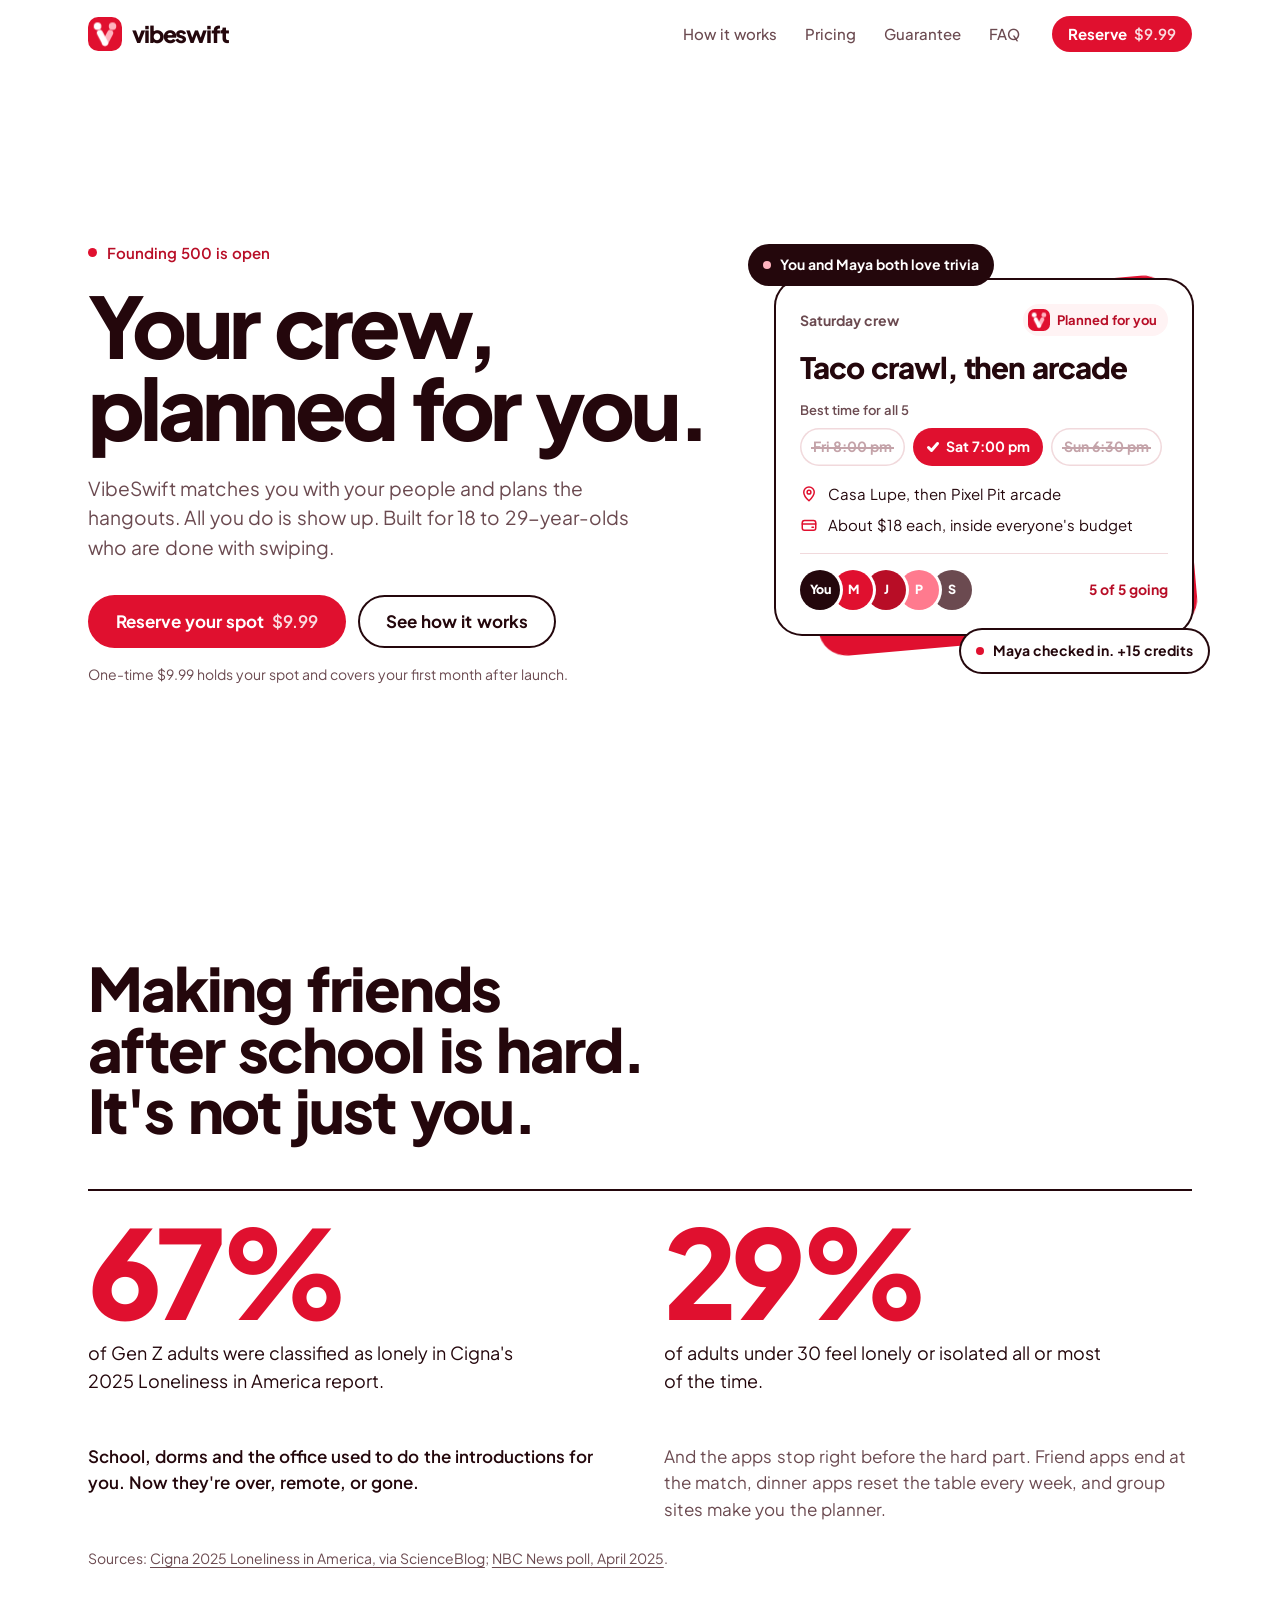
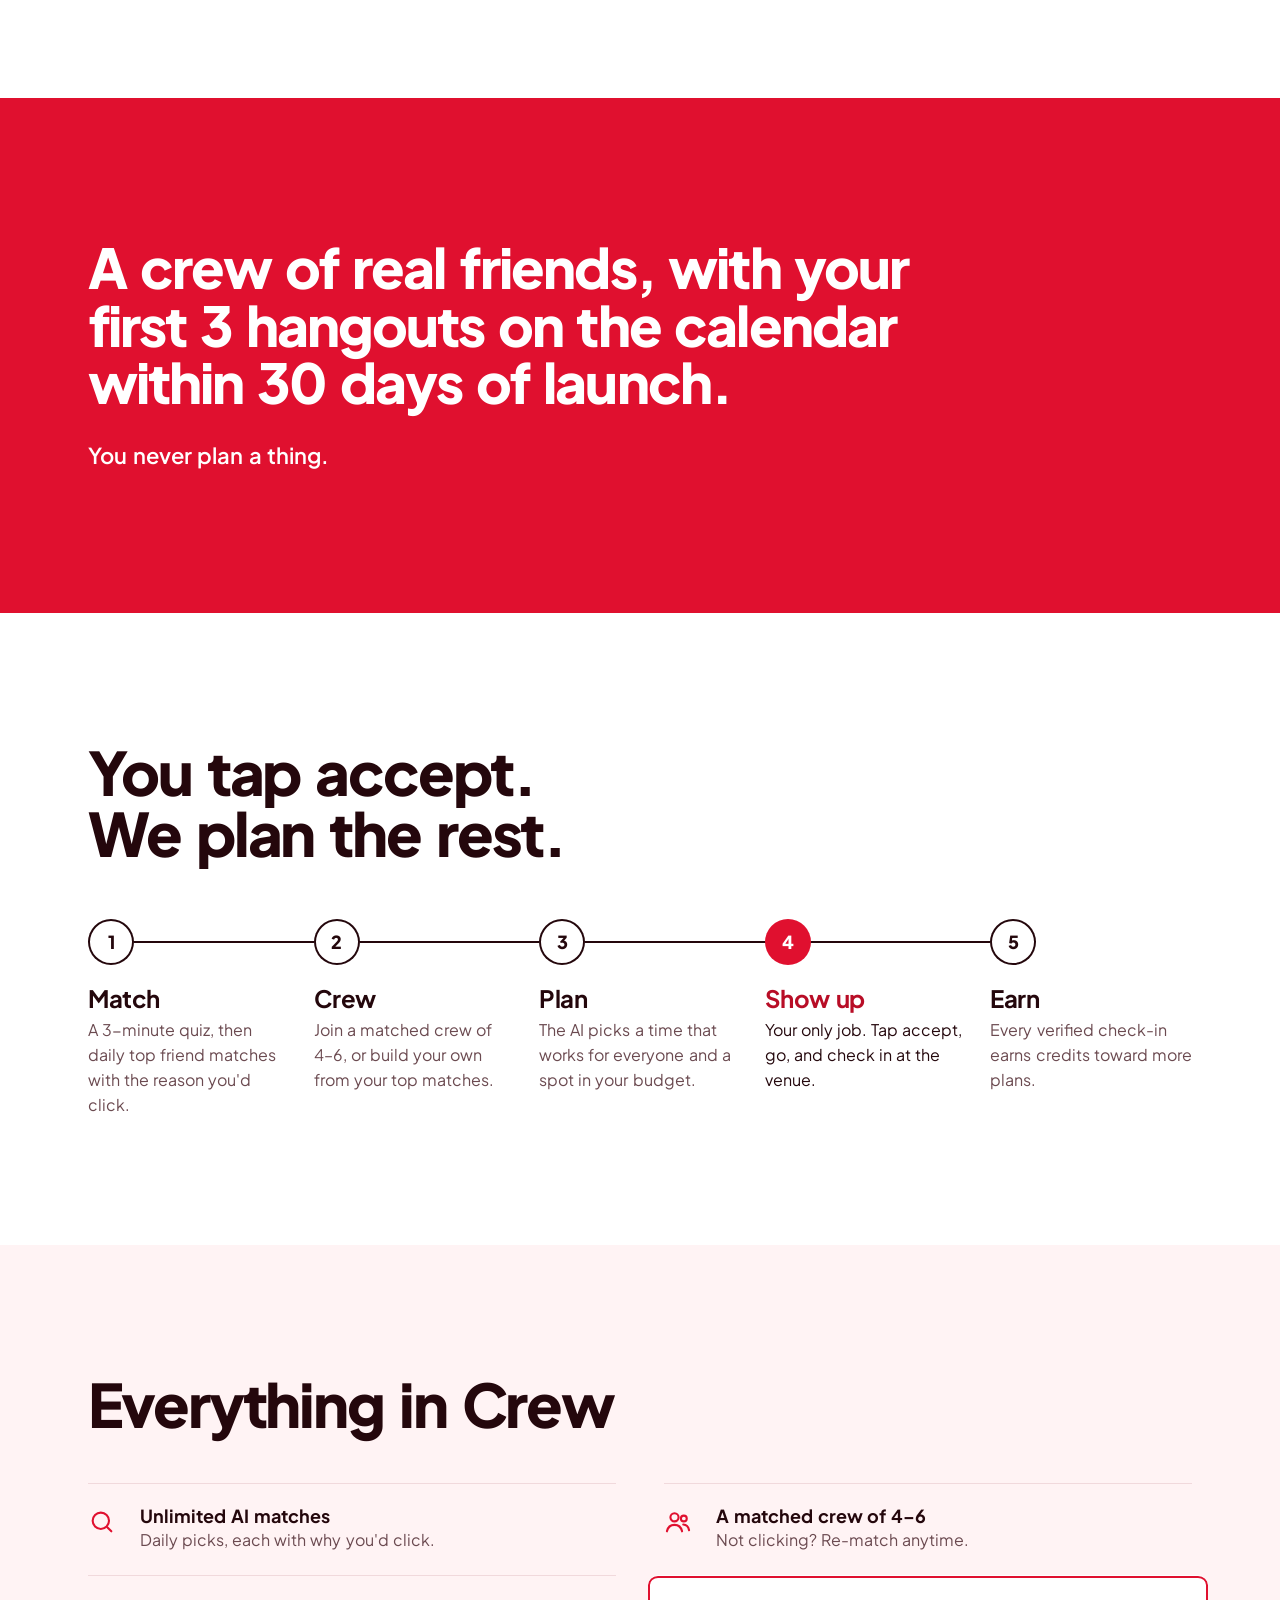
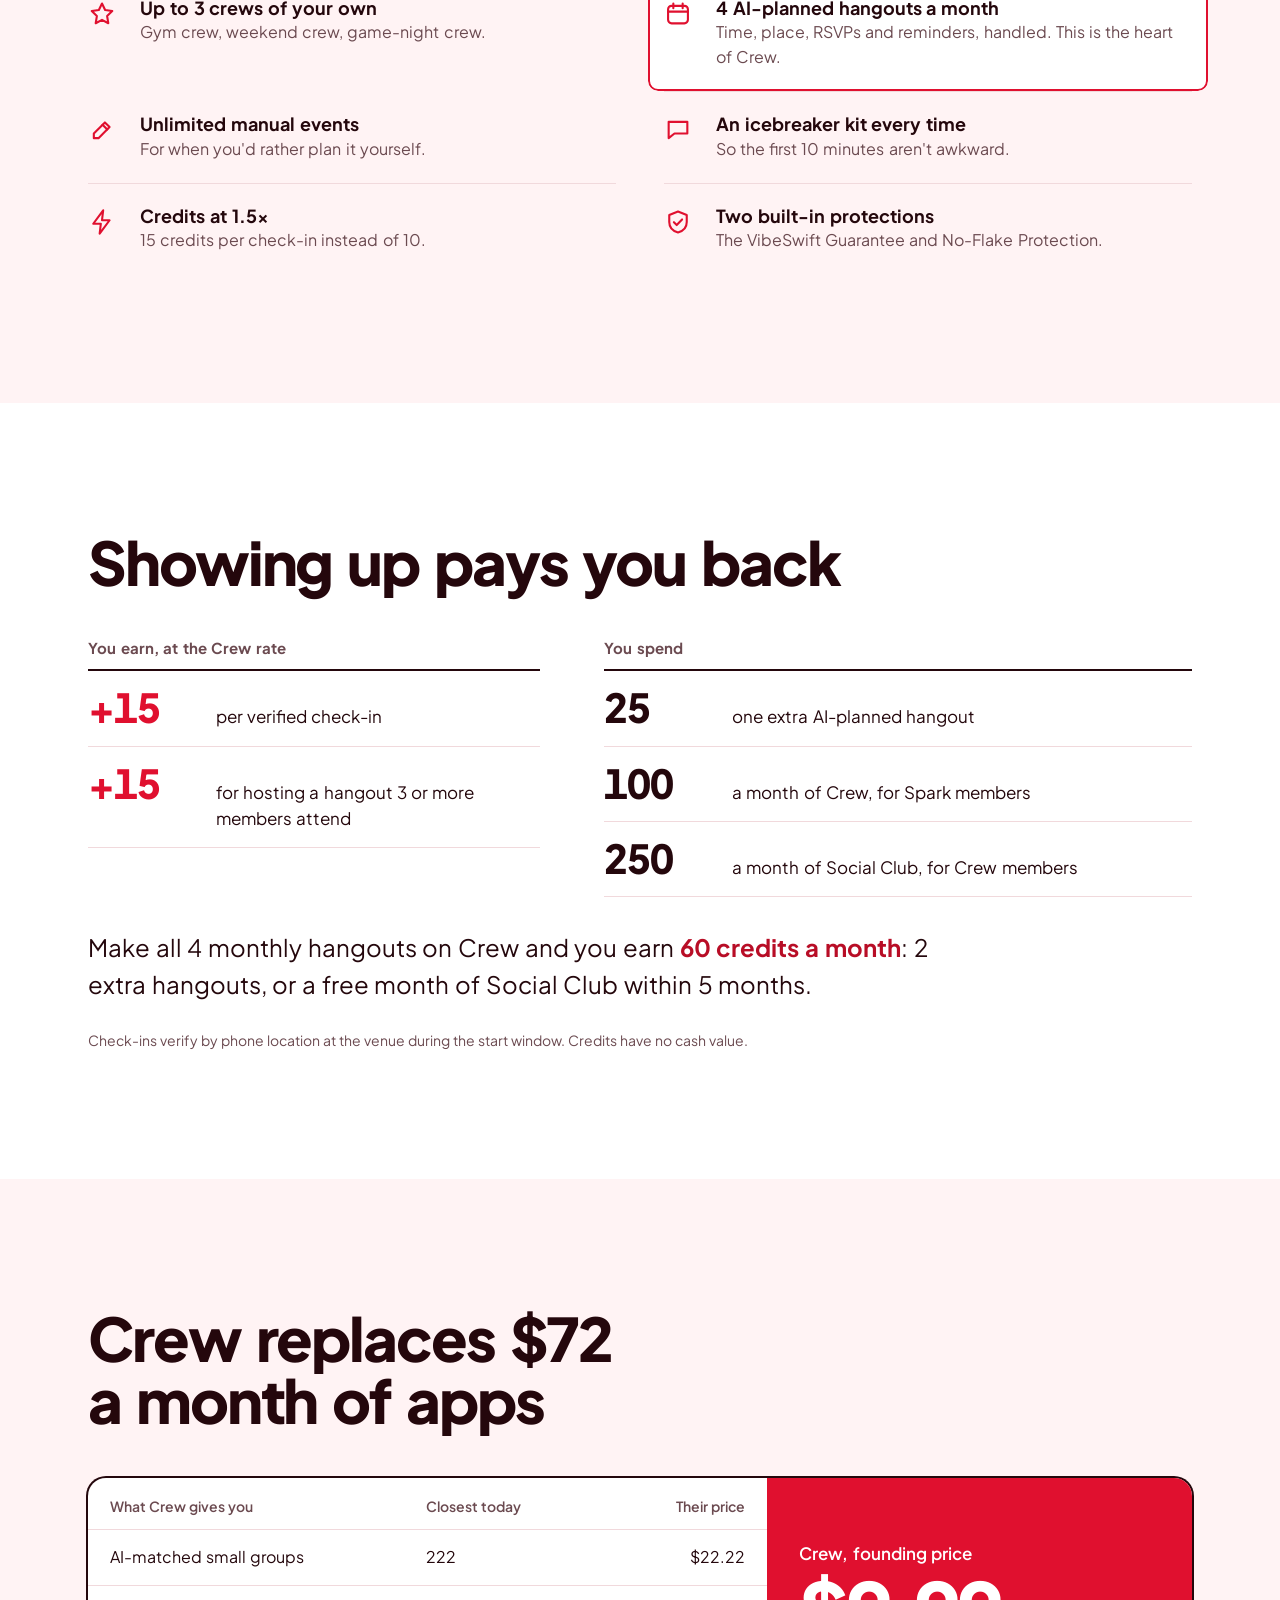
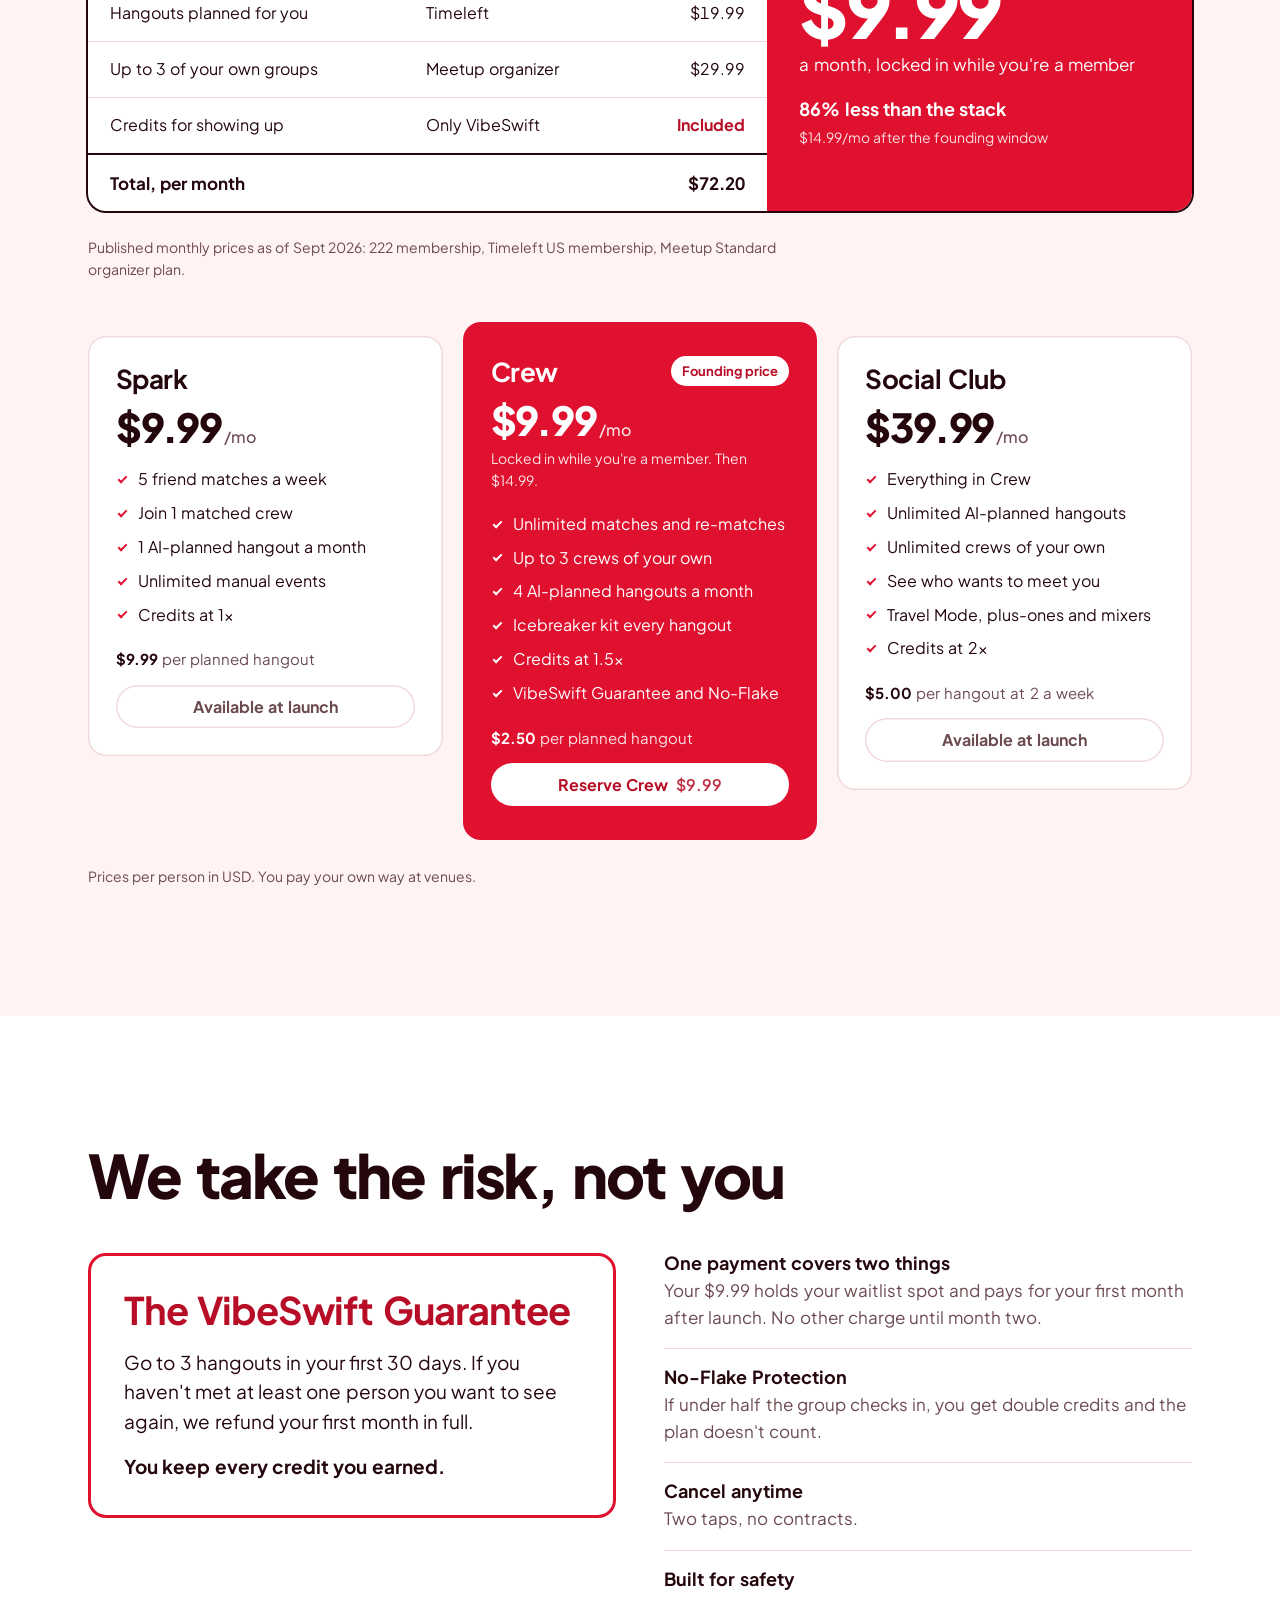
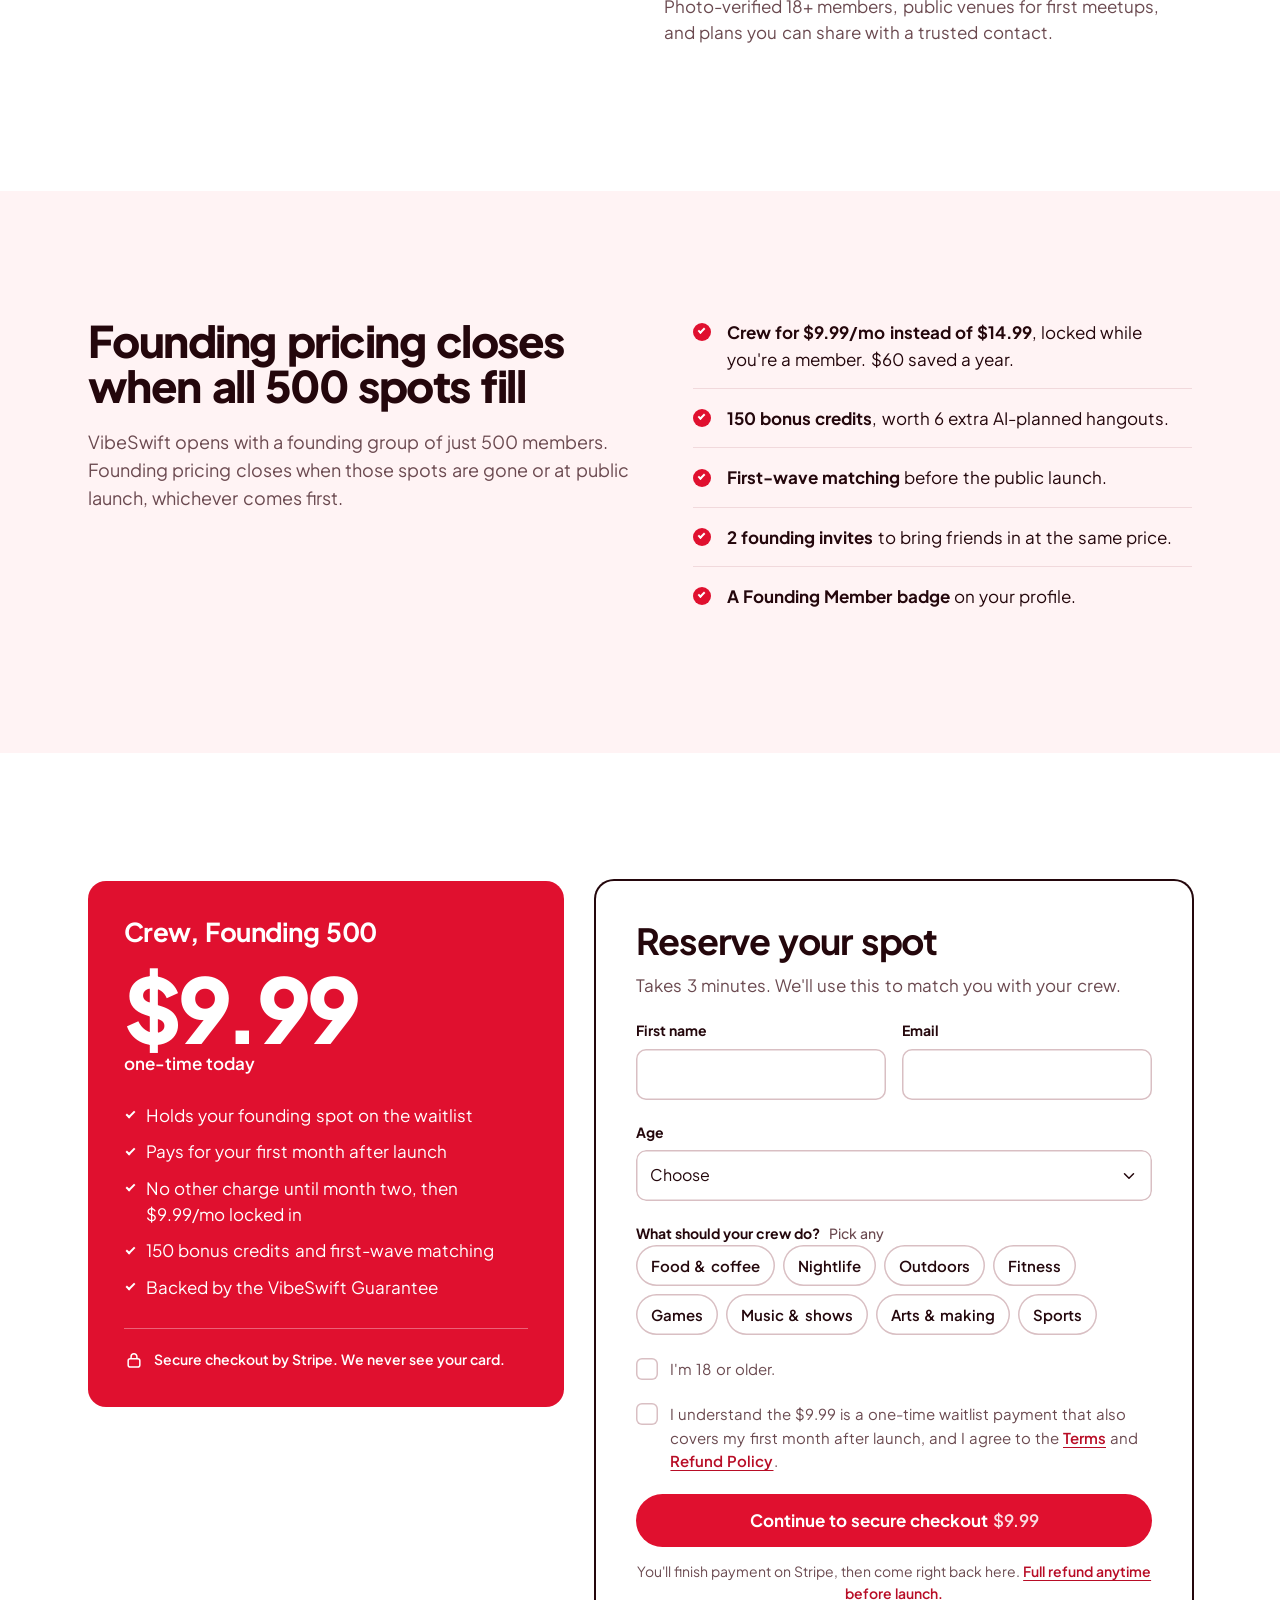
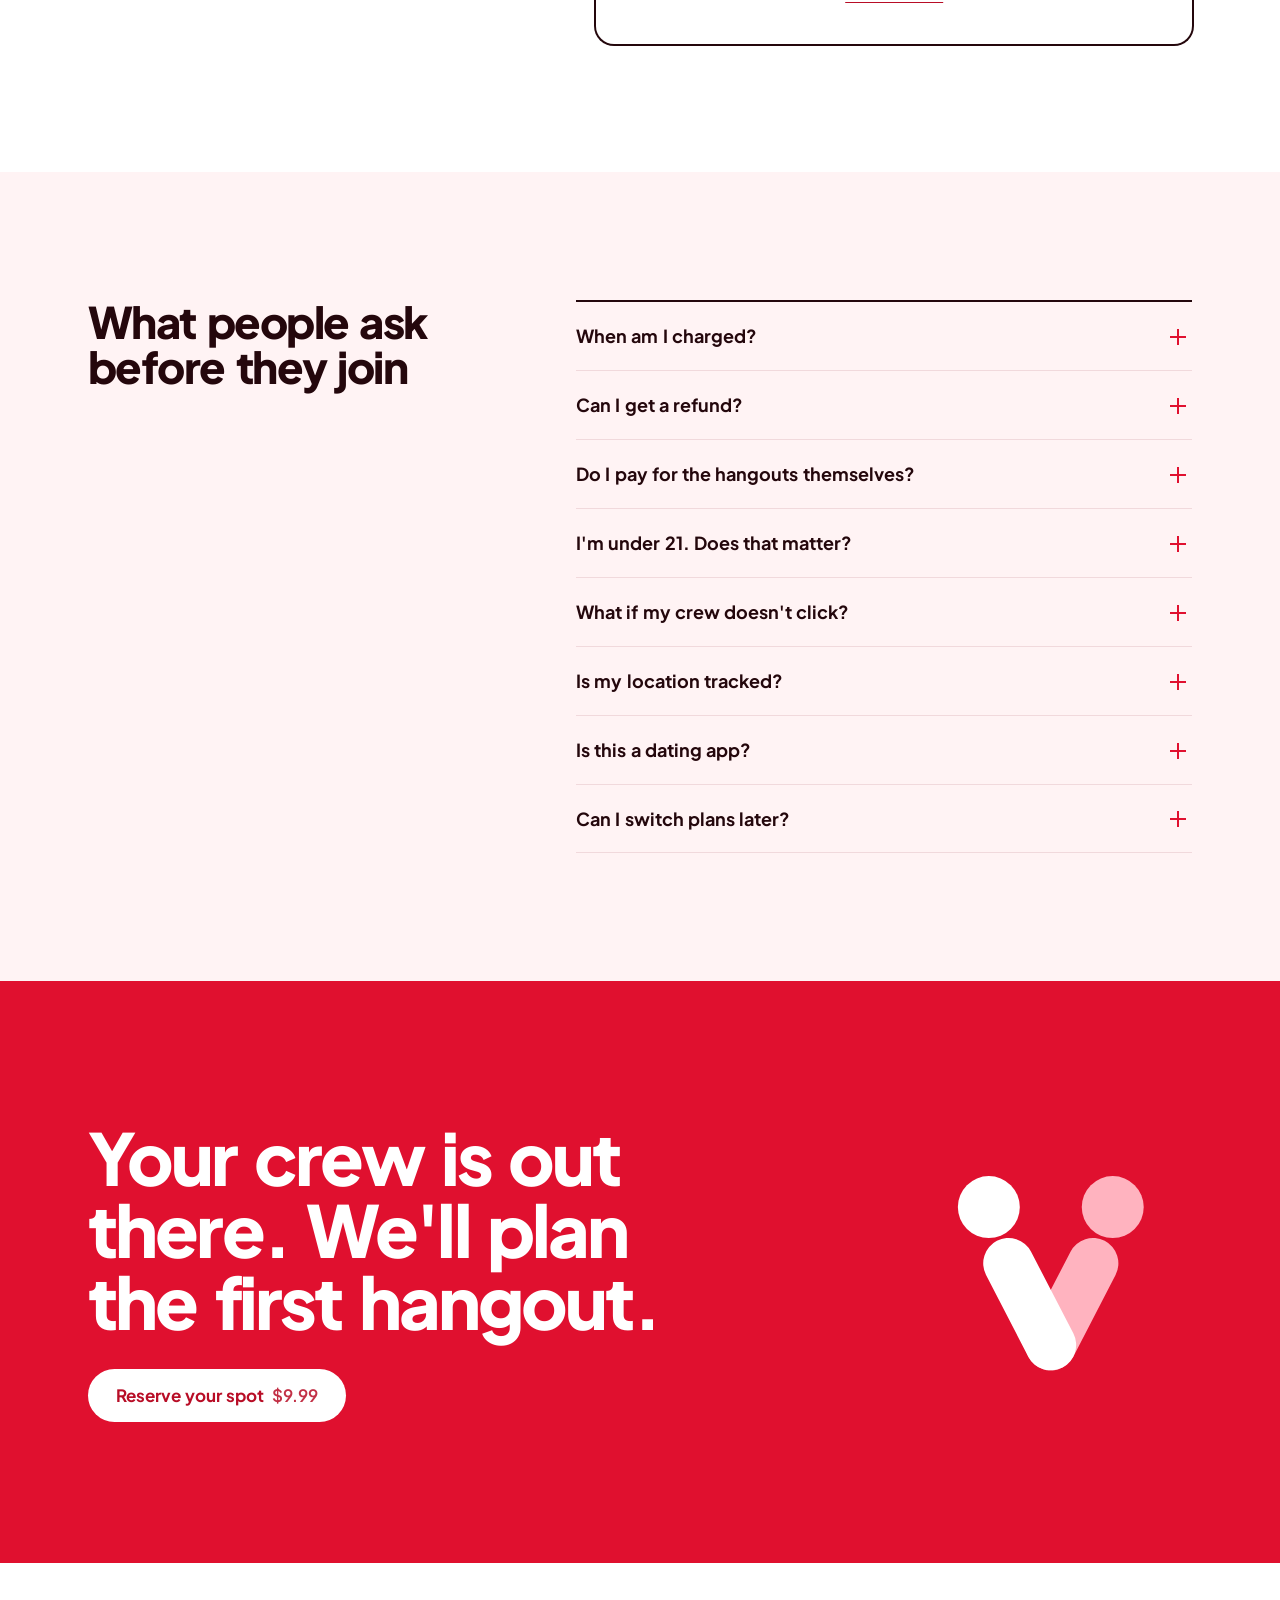
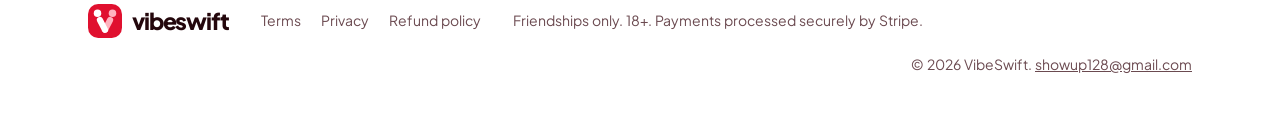
<file: index.html>
<!doctype html>
<html lang="en" class="no-js">
<head>
  <meta charset="utf-8">
  <meta name="viewport" content="width=device-width, initial-scale=1">
  <title>VibeSwift · Your crew, planned for you</title>
  <meta name="description" content="VibeSwift matches you with your people and plans the hangouts, so all you do is show up. Reserve a Founding 500 spot for $9.99.">
  <meta name="theme-color" content="#FFFFFF">
  <meta property="og:type" content="website">
  <meta property="og:title" content="VibeSwift · Your crew, planned for you">
  <meta property="og:description" content="AI-matched friends and hangouts planned end to end. Reserve a Founding 500 spot for $9.99.">
  <meta property="og:image" content="https://ethankolakaluri.github.io/ShowUp-Waitlist/assets/img/og.png">
  <meta name="twitter:card" content="summary_large_image">
  <link rel="icon" href="assets/img/favicon.svg" type="image/svg+xml">
  <link rel="apple-touch-icon" href="assets/img/icon-512.png">
  <link rel="preconnect" href="https://fonts.googleapis.com">
  <link rel="preconnect" href="https://fonts.gstatic.com" crossorigin>
  <link rel="stylesheet" href="https://fonts.googleapis.com/css2?family=Plus+Jakarta+Sans:wght@400..800&display=swap">
  <link rel="stylesheet" href="assets/css/styles.css">
  <script>document.documentElement.classList.remove("no-js");</script>
  <script src="assets/js/config.js"></script>
  <script defer src="assets/js/main.js"></script>
</head>
<body>
  <a class="skip" href="#reserve">Skip to reserve</a>

  <header class="nav" id="nav">
    <div class="wrap nav__inner">
      <a class="brand" href="#top" aria-label="VibeSwift home">
        <svg class="brand__mark" viewBox="0 0 100 100" aria-hidden="true"><rect width="100" height="100" rx="30" fill="#E0102F"/><g class="friend friend--b"><path d="M65 47L50 76" stroke="#FFB3BF" stroke-width="18" stroke-linecap="round"/><circle cx="72" cy="27" r="11" fill="#FFB3BF"/></g><g class="friend friend--a"><path d="M35 47L50 76" stroke="#fff" stroke-width="18" stroke-linecap="round"/><circle cx="28" cy="27" r="11" fill="#fff"/></g></svg>
        <span class="brand__word">vibeswift</span>
      </a>
      <nav class="nav__links" aria-label="Sections">
        <a href="#how">How it works</a>
        <a href="#pricing">Pricing</a>
        <a href="#guarantee">Guarantee</a>
        <a href="#faq">FAQ</a>
      </nav>
      <a class="btn btn--primary btn--sm" href="#reserve">Reserve <span class="price-label">$9.99</span></a>
    </div>
  </header>

  <main id="top">
    <!-- Hero: the plan card builds itself once, the way the app plans a hangout -->
    <section class="hero">
      <div class="wrap hero__grid">
        <div class="hero__copy">
          <p class="status"><span class="status__dot" aria-hidden="true"></span>Founding 500 is open</p>
          <h1 class="hero__title"><span>Your crew,</span> <span>planned for you.</span></h1>
          <p class="hero__sub">VibeSwift matches you with your people and plans the hangouts. All you do is show up. Built for 18 to 29-year-olds who are done with swiping.</p>
          <div class="hero__ctas">
            <a class="btn btn--primary btn--lg" href="#reserve">Reserve your spot <span class="price-label">$9.99</span></a>
            <a class="btn btn--ghost btn--lg" href="#how">See how it works</a>
          </div>
          <p class="hero__fine">One-time <span class="price-label">$9.99</span> holds your spot and covers your first month after launch.</p>
        </div>

        <div class="demo reveal" aria-hidden="true">
          <div class="plancard">
            <div class="plancard__top">
              <span class="plancard__crew">Saturday crew</span>
              <span class="stamp"><svg viewBox="0 0 100 100"><rect width="100" height="100" rx="30" fill="#E0102F"/><g class="friend friend--b"><path d="M65 47L50 76" stroke="#FFB3BF" stroke-width="18" stroke-linecap="round"/><circle cx="72" cy="27" r="11" fill="#FFB3BF"/></g><g class="friend friend--a"><path d="M35 47L50 76" stroke="#fff" stroke-width="18" stroke-linecap="round"/><circle cx="28" cy="27" r="11" fill="#fff"/></g></svg>Planned for you</span>
            </div>
            <p class="plancard__what">Taco crawl, then arcade</p>
            <div>
              <p class="plancard__label">Best time for all 5</p>
              <div class="slots">
                <span class="slot slot--no" style="--i:0">Fri 8:00 pm</span>
                <span class="slot slot--pick" style="--i:1"><svg viewBox="0 0 14 14"><path d="M2.5 7.5l3 3 6-7"/></svg>Sat 7:00 pm</span>
                <span class="slot slot--no" style="--i:2">Sun 6:30 pm</span>
              </div>
            </div>
            <ul class="facts">
              <li style="--i:0"><svg viewBox="0 0 24 24"><path d="M12 21s7-6.2 7-11.5A7 7 0 0 0 5 9.5C5 14.8 12 21 12 21z"/><circle cx="12" cy="9.5" r="2.5"/></svg>Casa Lupe, then Pixel Pit arcade</li>
              <li style="--i:1"><svg viewBox="0 0 24 24"><rect x="3" y="6" width="18" height="13" rx="3"/><path d="M3 10.5h18M16 15h2"/></svg>About $18 each, inside everyone's budget</li>
            </ul>
            <div class="plancard__foot">
              <div class="faces">
                <span class="face" style="--i:0; --c:#24070C">You</span>
                <span class="face" style="--i:1; --c:#E0102F">M</span>
                <span class="face" style="--i:2; --c:#B80D26">J</span>
                <span class="face" style="--i:3; --c:#FF7A8E">P</span>
                <span class="face" style="--i:4; --c:#6B4A50">S</span>
              </div>
              <span class="going"></span>
            </div>
          </div>
          <p class="toast toast--match"><span class="toast__dot"></span>You and Maya both love trivia</p>
          <p class="toast toast--credit"><span class="toast__dot"></span>Maya checked in. +15 credits</p>
        </div>
      </div>
    </section>

    <!-- Problem -->
    <section class="section" id="problem">
      <div class="wrap">
        <h2 class="h2">Making friends after school is hard. It's not just you.</h2>
        <div class="figures">
          <div class="figure reveal">
            <p class="figure__num"><span data-count="67">0</span>%</p>
            <p class="figure__text">of Gen Z adults were classified as lonely in Cigna's 2025 Loneliness in America report.</p>
          </div>
          <div class="figure reveal">
            <p class="figure__num"><span data-count="29">0</span>%</p>
            <p class="figure__text">of adults under 30 feel lonely or isolated all or most of the time.</p>
          </div>
        </div>
        <div class="problem__why">
          <p>School, dorms and the office used to do the introductions for you. Now they're over, remote, or gone.</p>
          <p>And the apps stop right before the hard part. Friend apps end at the match, dinner apps reset the table every week, and group sites make you the planner.</p>
        </div>
        <p class="source">Sources: <a href="https://scienceblog.com/t-gen-z-loneliness-67-percent-baby-boomers-44-percent/" target="_blank" rel="noopener">Cigna 2025 Loneliness in America, via ScienceBlog</a>; <a href="https://www.nbcnews.com/politics/politics-news/poll-young-americans-are-likely-feel-lonely-anxious-future-rcna203083" target="_blank" rel="noopener">NBC News poll, April 2025</a>.</p>
      </div>
    </section>

    <!-- Promise -->
    <section class="promise">
      <div class="wrap">
        <p class="promise__text">A crew of real friends, with your first 3 hangouts on the calendar within 30 days of launch.</p>
        <p class="promise__kicker">You never plan a thing.</p>
      </div>
    </section>

    <!-- How it works: a real sequence, so it's numbered -->
    <section class="section" id="how">
      <div class="wrap">
        <h2 class="h2">You tap accept. We plan the rest.</h2>
        <ol class="steps reveal">
          <li class="step"><span class="step__num" style="--i:0">1</span><h3>Match</h3><p>A 3-minute quiz, then daily top friend matches with the reason you'd click.</p></li>
          <li class="step"><span class="step__num" style="--i:1">2</span><h3>Crew</h3><p>Join a matched crew of <span class="nowrap">4–6</span>, or build your own from your top matches.</p></li>
          <li class="step"><span class="step__num" style="--i:2">3</span><h3>Plan</h3><p>The AI picks a time that works for everyone and a spot in your budget.</p></li>
          <li class="step step--you"><span class="step__num" style="--i:3">4</span><h3>Show up</h3><p>Your only job. Tap accept, go, and check in at the venue.</p></li>
          <li class="step"><span class="step__num" style="--i:4">5</span><h3>Earn</h3><p>Every verified check-in earns credits toward more plans.</p></li>
        </ol>
      </div>
    </section>

    <!-- Crew plan -->
    <section class="section section--blush" id="crew">
      <div class="wrap">
        <h2 class="h2">Everything in Crew</h2>
        <ul class="features">
          <li class="feature"><svg viewBox="0 0 24 24" aria-hidden="true"><circle cx="11" cy="11" r="7"/><path d="M20 20l-3.5-3.5"/></svg><h3>Unlimited AI matches</h3><p>Daily picks, each with why you'd click.</p></li>
          <li class="feature"><svg viewBox="0 0 24 24" aria-hidden="true"><circle cx="9" cy="8" r="3.5"/><path d="M2.5 20c.8-3.6 3.4-5.5 6.5-5.5s5.7 1.9 6.5 5.5"/><circle cx="17" cy="9" r="2.5"/><path d="M16.5 14.2c2.6.2 4.4 1.9 5 4.8"/></svg><h3>A matched crew of 4–6</h3><p>Not clicking? Re-match anytime.</p></li>
          <li class="feature"><svg viewBox="0 0 24 24" aria-hidden="true"><path d="M12 3l2.7 5.6 6.1.9-4.4 4.3 1 6.1L12 17l-5.4 2.9 1-6.1-4.4-4.3 6.1-.9z"/></svg><h3>Up to 3 crews of your own</h3><p>Gym crew, weekend crew, game-night crew.</p></li>
          <li class="feature feature--main"><svg viewBox="0 0 24 24" aria-hidden="true"><rect x="3.5" y="5" width="17" height="15" rx="3"/><path d="M3.5 10h17M8 3v4M16 3v4"/></svg><h3>4 AI-planned hangouts a month</h3><p>Time, place, RSVPs and reminders, handled. This is the heart of Crew.</p></li>
          <li class="feature"><svg viewBox="0 0 24 24" aria-hidden="true"><path d="M14.5 5.5l4 4L9 19H5v-4z"/><path d="M12.5 7.5l4 4"/></svg><h3>Unlimited manual events</h3><p>For when you'd rather plan it yourself.</p></li>
          <li class="feature"><svg viewBox="0 0 24 24" aria-hidden="true"><path d="M4 5h16v10H9l-5 4z"/></svg><h3>An icebreaker kit every time</h3><p>So the first 10 minutes aren't awkward.</p></li>
          <li class="feature"><svg viewBox="0 0 24 24" aria-hidden="true"><path d="M13 2L4.5 13.5H11L10 22l8.5-11.5H12z"/></svg><h3>Credits at 1.5x</h3><p>15 credits per check-in instead of 10.</p></li>
          <li class="feature"><svg viewBox="0 0 24 24" aria-hidden="true"><path d="M12 3l7.5 3v6c0 4.6-3.2 7.8-7.5 9-4.3-1.2-7.5-4.4-7.5-9V6z"/><path d="M8.5 12.2l2.4 2.4 4.6-4.8"/></svg><h3>Two built-in protections</h3><p>The VibeSwift Guarantee and No-Flake Protection.</p></li>
        </ul>
      </div>
    </section>

    <!-- Credits as a ledger -->
    <section class="section" id="credits">
      <div class="wrap">
        <h2 class="h2">Showing up pays you back</h2>
        <div class="ledger">
          <div class="ledger__col">
            <h3>You earn, at the Crew rate</h3>
            <dl>
              <div><dt class="ledger__plus">+15</dt><dd>per verified check-in</dd></div>
              <div><dt class="ledger__plus">+15</dt><dd>for hosting a hangout 3 or more members attend</dd></div>
            </dl>
          </div>
          <div class="ledger__col">
            <h3>You spend</h3>
            <dl>
              <div><dt>25</dt><dd>one extra AI-planned hangout</dd></div>
              <div><dt>100</dt><dd>a month of Crew, for Spark members</dd></div>
              <div><dt>250</dt><dd>a month of Social Club, for Crew members</dd></div>
            </dl>
          </div>
        </div>
        <p class="ledger__total">Make all 4 monthly hangouts on Crew and you earn <b>60 credits a month</b>: 2 extra hangouts, or a free month of Social Club within 5 months.</p>
        <p class="source">Check-ins verify by phone location at the venue during the start window. Credits have no cash value.</p>
      </div>
    </section>

    <!-- Pricing -->
    <section class="section section--blush" id="pricing">
      <div class="wrap">
        <h2 class="h2">Crew replaces $72 a month of apps</h2>
        <div class="stack">
          <table class="stack__table">
            <thead><tr><th scope="col">What Crew gives you</th><th scope="col">Closest today</th><th scope="col">Their price</th></tr></thead>
            <tbody>
              <tr><td>AI-matched small groups</td><td>222</td><td>$22.22</td></tr>
              <tr><td>Hangouts planned for you</td><td>Timeleft</td><td>$19.99</td></tr>
              <tr><td>Up to 3 of your own groups</td><td>Meetup organizer</td><td>$29.99</td></tr>
              <tr><td>Credits for showing up</td><td>Only VibeSwift</td><td class="stack__inc">Included</td></tr>
            </tbody>
            <tfoot><tr><td colspan="2">Total, per month</td><td>$72.20</td></tr></tfoot>
          </table>
          <div class="stack__price">
            <p class="stack__label">Crew, founding price</p>
            <p class="stack__big"><span class="price-label">$9.99</span></p>
            <p>a month, locked in while you're a member</p>
            <p class="stack__save">86% less than the stack</p>
            <p class="stack__fine"><span class="regular-price-label">$14.99</span>/mo after the founding window</p>
          </div>
        </div>
        <p class="source">Published monthly prices as of Sept 2026: 222 membership, Timeleft US membership, Meetup Standard organizer plan.</p>

        <div class="tiers">
          <article class="tier">
            <h3>Spark</h3>
            <p class="tier__price">$9.99<small>/mo</small></p>
            <ul>
              <li>5 friend matches a week</li>
              <li>Join 1 matched crew</li>
              <li>1 AI-planned hangout a month</li>
              <li>Unlimited manual events</li>
              <li>Credits at 1x</li>
            </ul>
            <p class="tier__per"><b>$9.99</b> per planned hangout</p>
            <span class="btn btn--quiet btn--block" aria-disabled="true">Available at launch</span>
          </article>

          <article class="tier tier--main">
            <div class="tier__head"><h3>Crew</h3><span class="tag">Founding price</span></div>
            <p class="tier__price"><span class="price-label">$9.99</span><small>/mo</small></p>
            <p class="tier__note">Locked in while you're a member. Then <span class="regular-price-label">$14.99</span>.</p>
            <ul>
              <li>Unlimited matches and re-matches</li>
              <li>Up to 3 crews of your own</li>
              <li>4 AI-planned hangouts a month</li>
              <li>Icebreaker kit every hangout</li>
              <li>Credits at 1.5x</li>
              <li>VibeSwift Guarantee and No-Flake</li>
            </ul>
            <p class="tier__per"><b>$2.50</b> per planned hangout</p>
            <a class="btn btn--light btn--block" href="#reserve">Reserve Crew <span class="price-label">$9.99</span></a>
          </article>

          <article class="tier">
            <h3>Social Club</h3>
            <p class="tier__price">$39.99<small>/mo</small></p>
            <ul>
              <li>Everything in Crew</li>
              <li>Unlimited AI-planned hangouts</li>
              <li>Unlimited crews of your own</li>
              <li>See who wants to meet you</li>
              <li>Travel Mode, plus-ones and mixers</li>
              <li>Credits at 2x</li>
            </ul>
            <p class="tier__per"><b>$5.00</b> per hangout at 2 a week</p>
            <span class="btn btn--quiet btn--block" aria-disabled="true">Available at launch</span>
          </article>
        </div>
        <p class="source">Prices per person in USD. You pay your own way at venues.</p>
      </div>
    </section>

    <!-- Guarantee -->
    <section class="section" id="guarantee">
      <div class="wrap">
        <h2 class="h2">We take the risk, not you</h2>
        <div class="guarantee">
          <div class="guarantee__main">
            <h3>The VibeSwift Guarantee</h3>
            <p>Go to 3 hangouts in your first 30 days. If you haven't met at least one person you want to see again, we refund your first month in full.</p>
            <p class="guarantee__keep">You keep every credit you earned.</p>
          </div>
          <ul class="guarantee__list">
            <li><h3>One payment covers two things</h3><p>Your <span class="price-label">$9.99</span> holds your waitlist spot and pays for your first month after launch. No other charge until month two.</p></li>
            <li><h3>No-Flake Protection</h3><p>If under half the group checks in, you get double credits and the plan doesn't count.</p></li>
            <li><h3>Cancel anytime</h3><p>Two taps, no contracts.</p></li>
            <li><h3>Built for safety</h3><p>Photo-verified 18+ members, public venues for first meetups, and plans you can share with a trusted contact.</p></li>
          </ul>
        </div>
      </div>
    </section>

    <!-- Founding 500 -->
    <section class="section section--blush" id="founding">
      <div class="wrap founding">
        <div>
          <h2 class="h2">Founding pricing closes when all <span class="cap-label">500</span> spots fill</h2>
          <p class="founding__why">VibeSwift opens with a founding group of just <span class="cap-label">500</span> members. Founding pricing closes when those spots are gone or at public launch, whichever comes first.</p>
          <div class="spots" id="spots" hidden>
            <div class="spots__row"><span>Founding spots left</span><span id="spots-count"></span></div>
            <div class="bar"><div class="bar__fill"></div></div>
          </div>
        </div>
        <ul class="bonuses">
          <li><b>Crew for <span class="price-label">$9.99</span>/mo instead of <span class="regular-price-label">$14.99</span></b>, locked while you're a member. $60 saved a year.</li>
          <li><b>150 bonus credits</b>, worth 6 extra AI-planned hangouts.</li>
          <li><b>First-wave matching</b> before the public launch.</li>
          <li><b>2 founding invites</b> to bring friends in at the same price.</li>
          <li><b>A Founding Member badge</b> on your profile.</li>
        </ul>
      </div>
    </section>

    <!-- Reserve -->
    <section class="section" id="reserve">
      <div class="wrap reserve">
        <aside class="reserve__summary">
          <h2 class="reserve__title">Crew, Founding 500</h2>
          <p class="reserve__price"><span class="price-label">$9.99</span></p>
          <p class="reserve__once">one-time today</p>
          <ul class="reserve__points">
            <li>Holds your founding spot on the waitlist</li>
            <li>Pays for your first month after launch</li>
            <li>No other charge until month two, then <span class="price-label">$9.99</span>/mo locked in</li>
            <li>150 bonus credits and first-wave matching</li>
            <li>Backed by the VibeSwift Guarantee</li>
          </ul>
          <p class="reserve__secure"><svg viewBox="0 0 24 24" aria-hidden="true"><rect x="5" y="10.5" width="14" height="10" rx="2.5"/><path d="M8.5 10.5V8a3.5 3.5 0 0 1 7 0v2.5"/></svg>Secure checkout by Stripe. We never see your card.</p>
        </aside>

        <form class="form" id="reserve-form" novalidate>
          <h2 class="form__title">Reserve your spot</h2>
          <p class="form__lead">Takes 3 minutes. We'll use this to match you with your crew.</p>
          <p class="spots-note" id="spots-note" hidden></p>

          <div class="field-row">
            <label class="field">
              <span class="field__label">First name</span>
              <input name="firstName" autocomplete="given-name" required maxlength="60">
              <span class="field__error">Add your first name.</span>
            </label>
            <label class="field">
              <span class="field__label">Email</span>
              <input name="email" type="email" autocomplete="email" required maxlength="254" inputmode="email">
              <span class="field__error">Add a valid email.</span>
            </label>
          </div>

          <label class="field">
            <span class="field__label">Age</span>
            <select name="age" required>
              <option value="" selected disabled>Choose</option>
              <option>18–21</option>
              <option>22–25</option>
              <option>26–29</option>
              <option>30+</option>
            </select>
            <span class="field__error">Pick your age range.</span>
          </label>

          <fieldset class="field">
            <legend class="field__label">What should your crew do? <span class="field__hint">Pick any</span></legend>
            <div class="chips">
              <label class="chip"><input type="checkbox" name="interests" value="Food & coffee"><span>Food &amp; coffee</span></label>
              <label class="chip"><input type="checkbox" name="interests" value="Nightlife"><span>Nightlife</span></label>
              <label class="chip"><input type="checkbox" name="interests" value="Outdoors"><span>Outdoors</span></label>
              <label class="chip"><input type="checkbox" name="interests" value="Fitness"><span>Fitness</span></label>
              <label class="chip"><input type="checkbox" name="interests" value="Games"><span>Games</span></label>
              <label class="chip"><input type="checkbox" name="interests" value="Music & shows"><span>Music &amp; shows</span></label>
              <label class="chip"><input type="checkbox" name="interests" value="Arts & making"><span>Arts &amp; making</span></label>
              <label class="chip"><input type="checkbox" name="interests" value="Sports"><span>Sports</span></label>
            </div>
          </fieldset>

          <label class="check-row">
            <input type="checkbox" name="adult" required>
            <span>I'm 18 or older.</span>
          </label>
          <label class="check-row">
            <input type="checkbox" name="agree" required>
            <span>I understand the <span class="price-label">$9.99</span> is a one-time waitlist payment that also covers my first month after launch, and I agree to the <a href="terms.html" target="_blank" rel="noopener">Terms</a> and <a href="refunds.html" target="_blank" rel="noopener">Refund Policy</a>.</span>
          </label>
          <p class="form__error" id="form-error" role="alert" hidden></p>

          <button class="btn btn--primary btn--lg btn--block" type="submit" id="reserve-btn">
            <span class="btn__label">Continue to secure checkout <span class="price-label">$9.99</span></span>
            <span class="btn__spinner" aria-hidden="true"></span>
          </button>
          <p class="form__fine">You'll finish payment on Stripe, then come right back here. <a href="refunds.html" target="_blank" rel="noopener">Full refund anytime before launch.</a></p>
        </form>
      </div>
    </section>

    <!-- FAQ -->
    <section class="section section--blush" id="faq">
      <div class="wrap faq">
        <h2 class="h2">What people ask before they join</h2>
        <div class="faq__list">
          <details><summary>When am I charged?</summary><p>Once, <span class="price-label">$9.99</span>, when you reserve. That also pays for your first month after launch. Your next charge is at the start of month two, at the same <span class="price-label">$9.99</span> founding price.</p></details>
          <details><summary>Can I get a refund?</summary><p>Yes. Before launch you can get a full refund anytime, with one click from your confirmation email. After launch, the VibeSwift Guarantee covers your first month. See the <a href="refunds.html">refund policy</a>.</p></details>
          <details><summary>Do I pay for the hangouts themselves?</summary><p>Your plan covers matching and planning. At venues you pay your own way, within a budget you set. Free options like hikes, parks and game nights are always on the table.</p></details>
          <details><summary>I'm under 21. Does that matter?</summary><p>If anyone in a crew is under 21, the planner only picks all-ages spots.</p></details>
          <details><summary>What if my crew doesn't click?</summary><p>Re-match anytime on Crew or Social Club. The VibeSwift Guarantee covers your first month.</p></details>
          <details><summary>Is my location tracked?</summary><p>Only to verify check-ins, only for hangouts you've accepted, and only during the start window.</p></details>
          <details><summary>Is this a dating app?</summary><p>No. VibeSwift is for friendships only.</p></details>
          <details><summary>Can I switch plans later?</summary><p>Yes, anytime. Your credits come with you.</p></details>
        </div>
      </div>
    </section>

    <!-- Final call to action -->
    <section class="final">
      <div class="wrap final__inner">
        <div class="final__copy">
          <h2>Your crew is out there. We'll plan the first hangout.</h2>
          <a class="btn btn--light btn--lg" href="#reserve">Reserve your spot <span class="price-label">$9.99</span></a>
        </div>
        <svg class="final__mark reveal" viewBox="0 0 100 100" aria-hidden="true"><g class="friend friend--b"><path d="M65 47L50 76" stroke="#FFB3BF" stroke-width="18" stroke-linecap="round"/><circle cx="72" cy="27" r="11" fill="#FFB3BF"/></g><g class="friend friend--a"><path d="M35 47L50 76" stroke="#fff" stroke-width="18" stroke-linecap="round"/><circle cx="28" cy="27" r="11" fill="#fff"/></g></svg>
      </div>
    </section>
  </main>

  <footer class="footer">
    <div class="wrap footer__inner">
      <a class="brand" href="#top" aria-label="VibeSwift home">
        <svg class="brand__mark" viewBox="0 0 100 100" aria-hidden="true"><rect width="100" height="100" rx="30" fill="#E0102F"/><g class="friend friend--b"><path d="M65 47L50 76" stroke="#FFB3BF" stroke-width="18" stroke-linecap="round"/><circle cx="72" cy="27" r="11" fill="#FFB3BF"/></g><g class="friend friend--a"><path d="M35 47L50 76" stroke="#fff" stroke-width="18" stroke-linecap="round"/><circle cx="28" cy="27" r="11" fill="#fff"/></g></svg>
        <span class="brand__word">vibeswift</span>
      </a>
      <nav class="footer__links" aria-label="Policies">
        <a href="terms.html">Terms</a>
        <a href="privacy.html">Privacy</a>
        <a href="refunds.html">Refund policy</a>
      </nav>
      <p class="footer__note">Friendships only. 18+. Payments processed securely by Stripe.</p>
      <p class="footer__meta">© <span id="year"></span> VibeSwift<span class="contact-wrap" hidden>. <a class="contact-link" href="#"></a></span></p>
    </div>
  </footer>
</body>
</html>
</file>
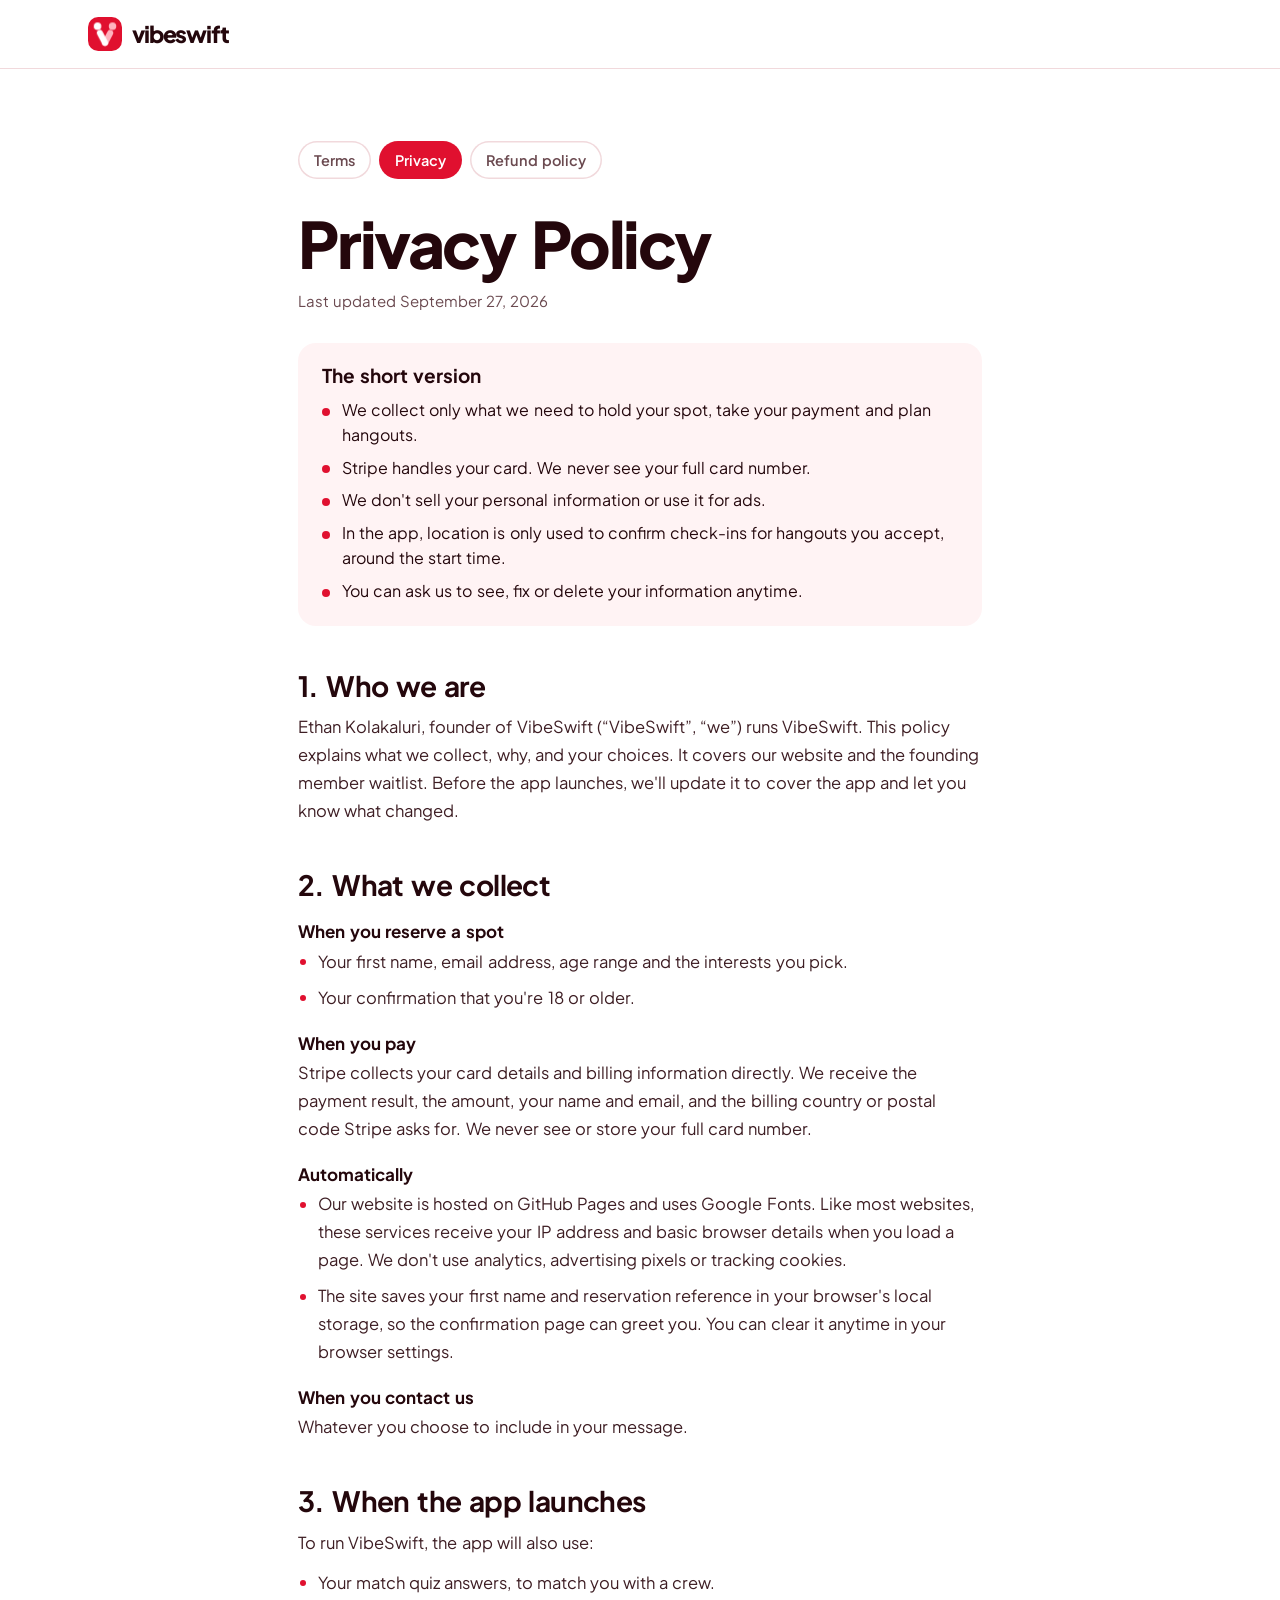
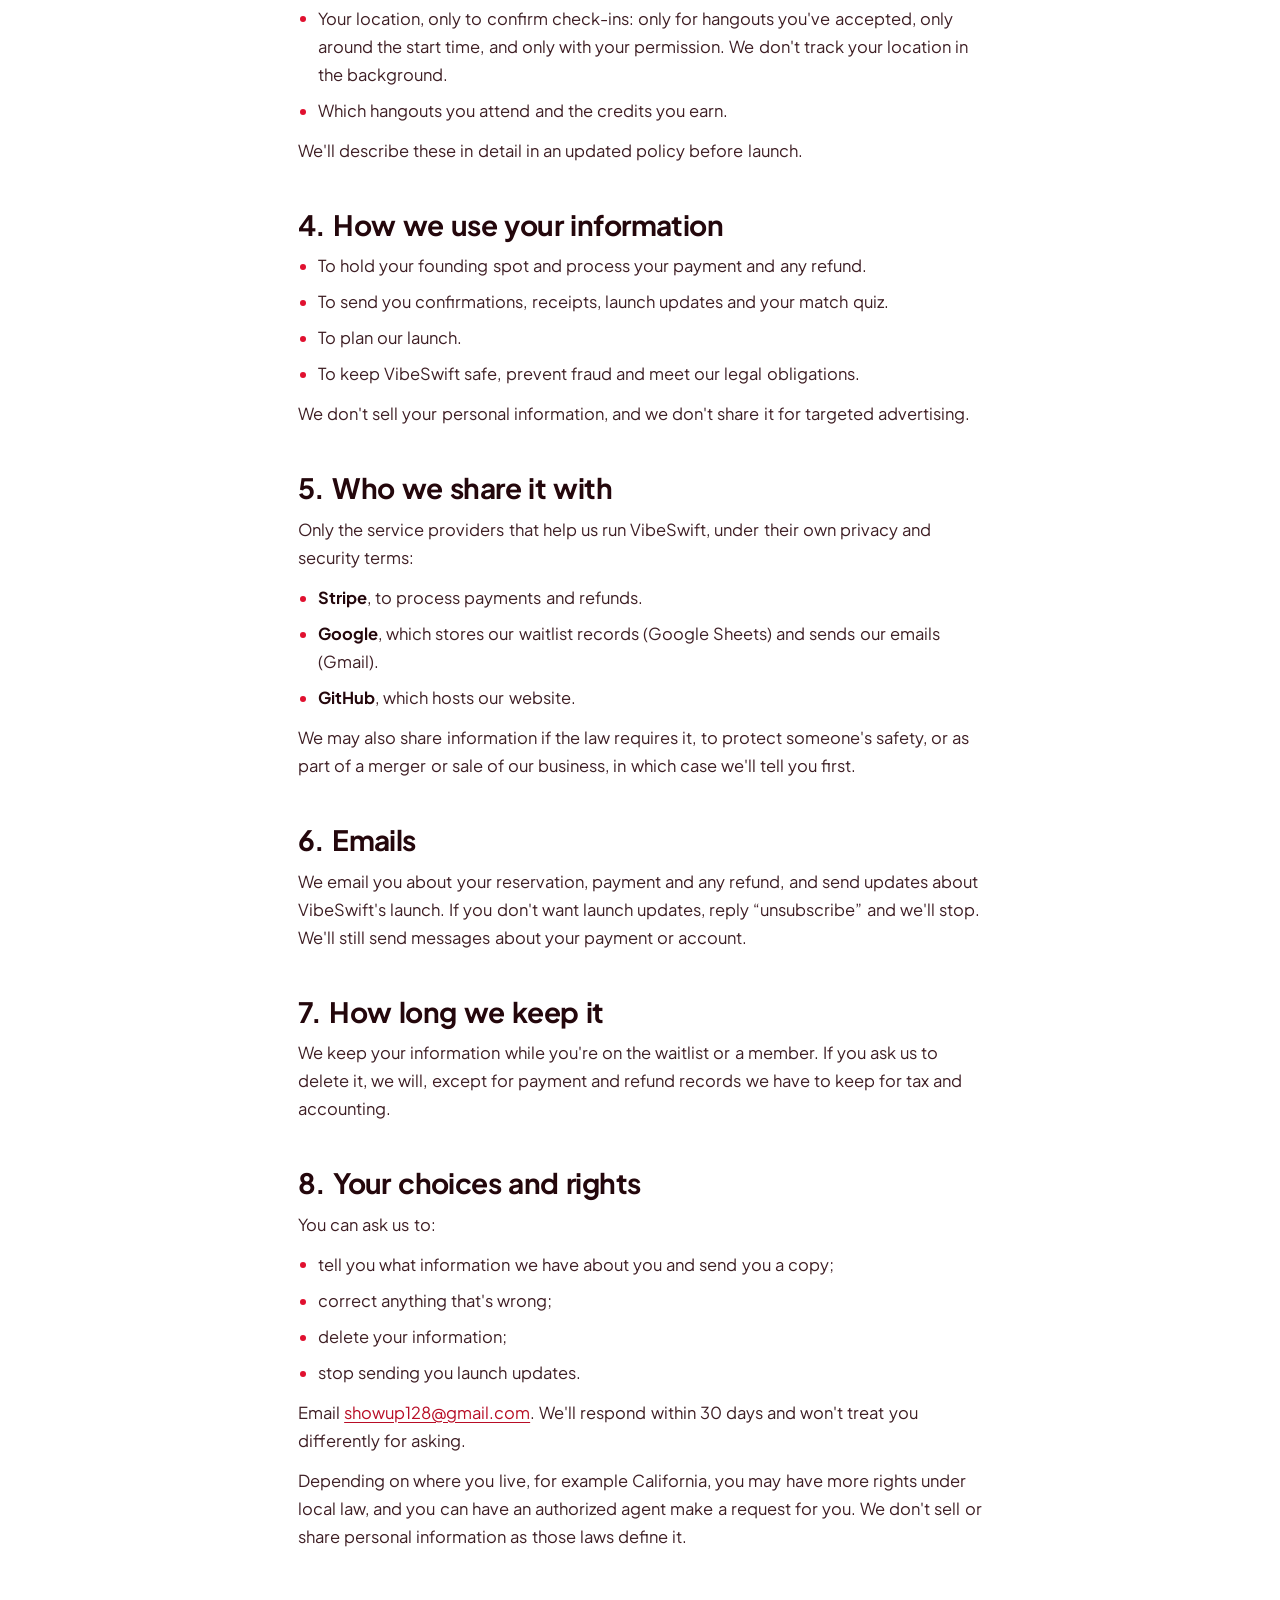
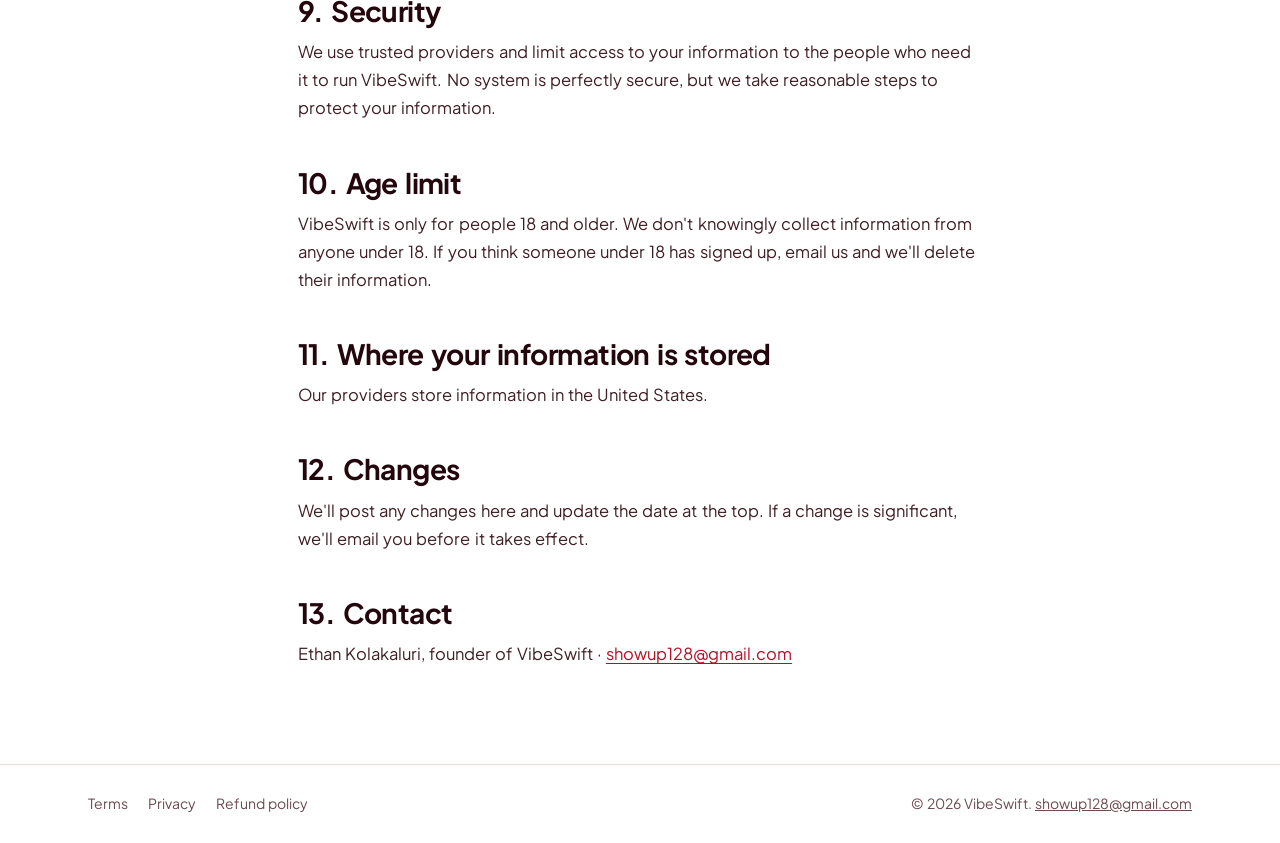
<file: privacy.html>
<!doctype html>
<html lang="en">
<head>
  <meta charset="utf-8">
  <meta name="viewport" content="width=device-width, initial-scale=1">
  <title>Privacy Policy · VibeSwift</title>
  <meta name="robots" content="index, follow">
  <meta name="theme-color" content="#FFFFFF">
  <meta name="description" content="What VibeSwift collects, why, who we share it with, and your choices.">
  <link rel="icon" href="assets/img/favicon.svg" type="image/svg+xml">
  <link rel="preconnect" href="https://fonts.googleapis.com">
  <link rel="preconnect" href="https://fonts.gstatic.com" crossorigin>
  <link rel="stylesheet" href="https://fonts.googleapis.com/css2?family=Plus+Jakarta+Sans:wght@400..800&display=swap">
  <link rel="stylesheet" href="assets/css/styles.css">
  <script src="assets/js/config.js"></script>
  <script defer src="assets/js/pages.js"></script>
</head>
<body>
  <header class="nav is-scrolled">
    <div class="wrap nav__inner">
      <a class="brand" href="./" aria-label="VibeSwift home">
        <svg class="brand__mark" viewBox="0 0 100 100" aria-hidden="true"><rect width="100" height="100" rx="30" fill="#E0102F"/><g class="friend friend--b"><path d="M65 47L50 76" stroke="#FFB3BF" stroke-width="18" stroke-linecap="round"/><circle cx="72" cy="27" r="11" fill="#FFB3BF"/></g><g class="friend friend--a"><path d="M35 47L50 76" stroke="#fff" stroke-width="18" stroke-linecap="round"/><circle cx="28" cy="27" r="11" fill="#fff"/></g></svg>
        <span class="brand__word">vibeswift</span>
      </a>
    </div>
  </header>

  <main class="legal">
    <div class="wrap legal__inner">
      <nav class="legal__tabs" aria-label="Policies"><a href="terms.html">Terms</a><a href="privacy.html" aria-current="page">Privacy</a><a href="refunds.html">Refund policy</a></nav>
      <h1>Privacy Policy</h1>
      <p class="legal__updated">Last updated September 27, 2026</p>
      <section class="legal__summary" aria-label="The short version">
        <h2>The short version</h2>
        <ul><li>We collect only what we need to hold your spot, take your payment and plan hangouts.</li><li>Stripe handles your card. We never see your full card number.</li><li>We don't sell your personal information or use it for ads.</li><li>In the app, location is only used to confirm check-ins for hangouts you accept, around the start time.</li><li>You can ask us to see, fix or delete your information anytime.</li></ul>
      </section>
      <article class="legal__body">
        <h2>1. Who we are</h2>
        <p><span data-fill="LEGAL_NAME">[legal business name]</span> (&ldquo;VibeSwift&rdquo;, &ldquo;we&rdquo;) runs VibeSwift. This policy explains what we collect, why, and your choices. It covers our website and the founding member waitlist. Before the app launches, we'll update it to cover the app and let you know what changed.</p>
        <h2>2. What we collect</h2>
        <h3>When you reserve a spot</h3><ul><li>Your first name, email address, age range and the interests you pick.</li><li>Your confirmation that you're 18 or older.</li></ul><h3>When you pay</h3><p>Stripe collects your card details and billing information directly. We receive the payment result, the amount, your name and email, and the billing country or postal code Stripe asks for. We never see or store your full card number.</p><h3>Automatically</h3><ul><li>Our website is hosted on GitHub Pages and uses Google Fonts. Like most websites, these services receive your IP address and basic browser details when you load a page. We don't use analytics, advertising pixels or tracking cookies.</li><li>The site saves your first name and reservation reference in your browser's local storage, so the confirmation page can greet you. You can clear it anytime in your browser settings.</li></ul><h3>When you contact us</h3><p>Whatever you choose to include in your message.</p>
        <h2>3. When the app launches</h2>
        <p>To run VibeSwift, the app will also use:</p><ul><li>Your match quiz answers, to match you with a crew.</li><li>Your location, only to confirm check-ins: only for hangouts you've accepted, only around the start time, and only with your permission. We don't track your location in the background.</li><li>Which hangouts you attend and the credits you earn.</li></ul><p>We'll describe these in detail in an updated policy before launch.</p>
        <h2>4. How we use your information</h2>
        <ul><li>To hold your founding spot and process your payment and any refund.</li><li>To send you confirmations, receipts, launch updates and your match quiz.</li><li>To plan our launch.</li><li>To keep VibeSwift safe, prevent fraud and meet our legal obligations.</li></ul><p>We don't sell your personal information, and we don't share it for targeted advertising.</p>
        <h2>5. Who we share it with</h2>
        <p>Only the service providers that help us run VibeSwift, under their own privacy and security terms:</p><ul><li><strong>Stripe</strong>, to process payments and refunds.</li><li><strong>Google</strong>, which stores our waitlist records (Google Sheets) and sends our emails (Gmail).</li><li><strong>GitHub</strong>, which hosts our website.</li></ul><p>We may also share information if the law requires it, to protect someone's safety, or as part of a merger or sale of our business, in which case we'll tell you first.</p>
        <h2>6. Emails</h2>
        <p>We email you about your reservation, payment and any refund, and send updates about VibeSwift's launch. If you don't want launch updates, reply &ldquo;unsubscribe&rdquo; and we'll stop. We'll still send messages about your payment or account.</p>
        <h2>7. How long we keep it</h2>
        <p>We keep your information while you're on the waitlist or a member. If you ask us to delete it, we will, except for payment and refund records we have to keep for tax and accounting.</p>
        <h2>8. Your choices and rights</h2>
        <p>You can ask us to:</p><ul><li>tell you what information we have about you and send you a copy;</li><li>correct anything that's wrong;</li><li>delete your information;</li><li>stop sending you launch updates.</li></ul><p>Email <a data-fill-email href="#">[contact email]</a>. We'll respond within 30 days and won't treat you differently for asking.</p><p>Depending on where you live, for example California, you may have more rights under local law, and you can have an authorized agent make a request for you. We don't sell or share personal information as those laws define it.</p>
        <h2>9. Security</h2>
        <p>We use trusted providers and limit access to your information to the people who need it to run VibeSwift. No system is perfectly secure, but we take reasonable steps to protect your information.</p>
        <h2>10. Age limit</h2>
        <p>VibeSwift is only for people 18 and older. We don't knowingly collect information from anyone under 18. If you think someone under 18 has signed up, email us and we'll delete their information.</p>
        <h2>11. Where your information is stored</h2>
        <p>Our providers store information in the United States.</p>
        <h2>12. Changes</h2>
        <p>We'll post any changes here and update the date at the top. If a change is significant, we'll email you before it takes effect.</p>
        <h2>13. Contact</h2>
        <p><span data-fill="LEGAL_NAME">[legal business name]</span> &middot; <a data-fill-email href="#">[contact email]</a></p>
      </article>
    </div>
  </main>

  <footer class="footer footer--compact">
    <div class="wrap footer__inner">
      <nav class="footer__links" aria-label="Policies">
        <a href="terms.html">Terms</a>
        <a href="privacy.html">Privacy</a>
        <a href="refunds.html">Refund policy</a>
      </nav>
      <p class="footer__meta">© <span id="year"></span> VibeSwift<span class="contact-wrap" hidden>. <a class="contact-link" href="#"></a></span></p>
    </div>
  </footer>
</body>
</html>
</file>
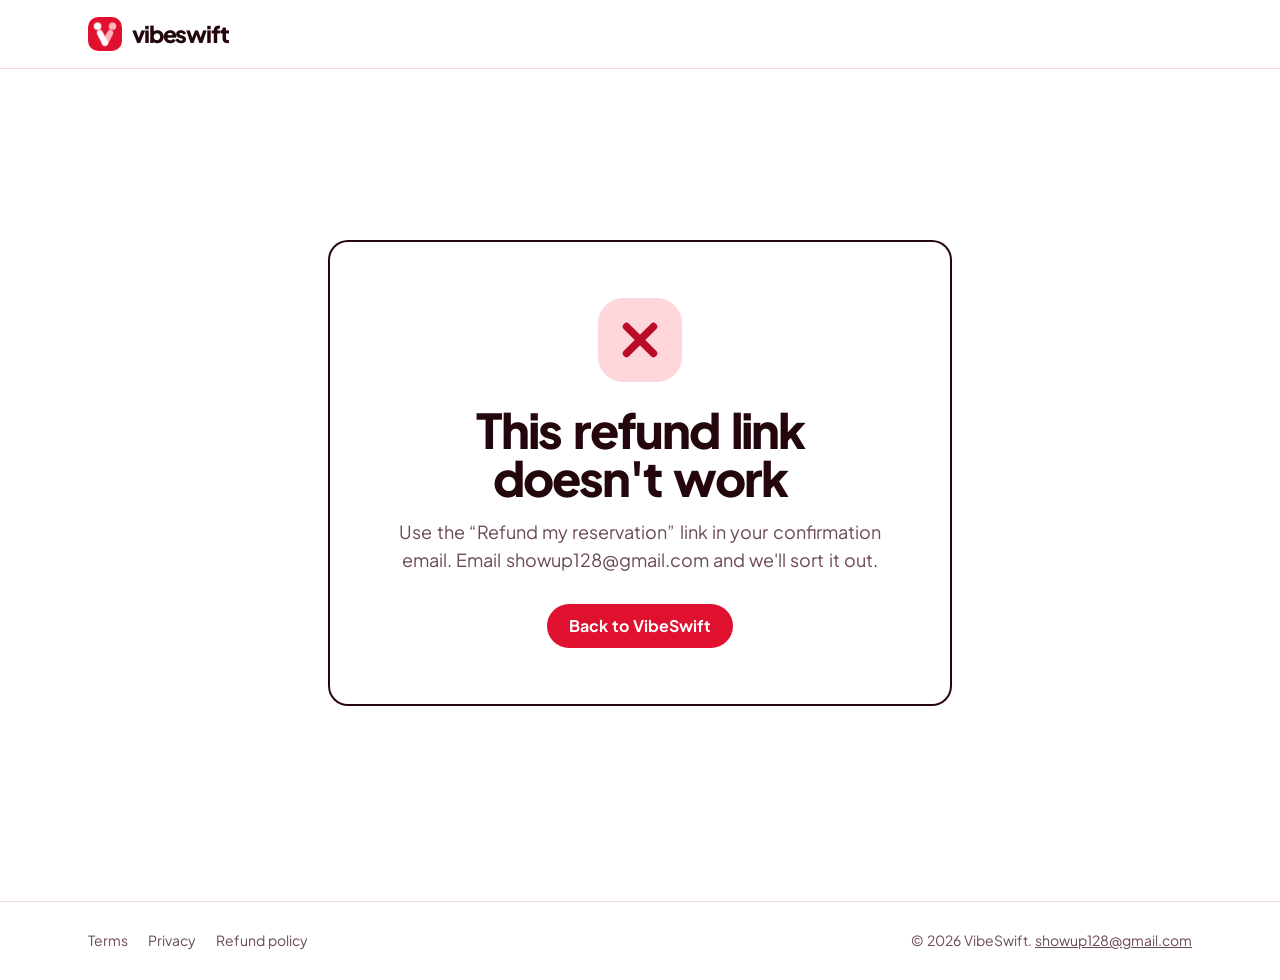
<file: refund.html>
<!doctype html>
<html lang="en">
<head>
  <meta charset="utf-8">
  <meta name="viewport" content="width=device-width, initial-scale=1">
  <title>Refund your reservation · VibeSwift</title>
  <meta name="robots" content="noindex">
  <meta name="theme-color" content="#FFFFFF">
  <link rel="icon" href="assets/img/favicon.svg" type="image/svg+xml">
  <link rel="preconnect" href="https://fonts.googleapis.com">
  <link rel="preconnect" href="https://fonts.gstatic.com" crossorigin>
  <link rel="stylesheet" href="https://fonts.googleapis.com/css2?family=Plus+Jakarta+Sans:wght@400..800&display=swap">
  <link rel="stylesheet" href="assets/css/styles.css">
  <script src="assets/js/config.js"></script>
  <script defer src="assets/js/pages.js"></script>
  <script defer src="assets/js/refund.js"></script>
</head>
<body>
  <header class="nav is-scrolled">
    <div class="wrap nav__inner">
      <a class="brand" href="./" aria-label="VibeSwift home">
        <svg class="brand__mark" viewBox="0 0 100 100" aria-hidden="true"><rect width="100" height="100" rx="30" fill="#E0102F"/><g class="friend friend--b"><path d="M65 47L50 76" stroke="#FFB3BF" stroke-width="18" stroke-linecap="round"/><circle cx="72" cy="27" r="11" fill="#FFB3BF"/></g><g class="friend friend--a"><path d="M35 47L50 76" stroke="#fff" stroke-width="18" stroke-linecap="round"/><circle cx="28" cy="27" r="11" fill="#fff"/></g></svg>
        <span class="brand__word">vibeswift</span>
      </a>
    </div>
  </header>

  <main class="success refund">
    <div class="wrap">
      <!-- Looking up the reservation -->
      <section class="state card success__card" id="state-checking" aria-live="polite">
        <div class="loader" aria-hidden="true"></div>
        <h1>Finding your reservation…</h1>
        <p class="success__lead">One moment.</p>
      </section>

      <!-- Confirm the refund -->
      <section class="state card success__card" id="state-confirm" hidden aria-live="polite">
        <svg class="success__mark" viewBox="0 0 100 100" aria-hidden="true"><rect width="100" height="100" rx="30" fill="#FFD6DB"/><path d="M18 50H82" fill="none" stroke="#B80D26" stroke-width="9" stroke-linecap="round"/></svg>
        <h1 id="confirm-title">Refund your reservation?</h1>
        <p class="success__lead" id="confirm-lead">You'll get your money back on the card you paid with.</p>
        <ul class="refund__facts" id="confirm-facts"></ul>
        <div class="success__actions">
          <a class="btn btn--primary" href="./">Keep my spot</a>
          <button class="btn btn--ghost" type="button" id="refund-btn">Refund my reservation</button>
        </div>
        <p class="success__fine">Full details in our <a href="refunds.html">refund policy</a>.</p>
      </section>

      <!-- Refunding -->
      <section class="state card success__card" id="state-working" hidden aria-live="polite">
        <div class="loader" aria-hidden="true"></div>
        <h1>Refunding…</h1>
        <p class="success__lead">This takes a few seconds. Please keep this page open.</p>
      </section>

      <!-- Refunded -->
      <section class="state card success__card" id="state-done" hidden aria-live="polite">
        <svg class="success__mark success__mark--draw" viewBox="0 0 100 100" aria-hidden="true"><rect width="100" height="100" rx="30" fill="#E0102F"/><path pathLength="1" d="M29 51L44 66L72 36" fill="none" stroke="#fff" stroke-width="10" stroke-linecap="round" stroke-linejoin="round"/></svg>
        <h1 id="done-title">You're refunded.</h1>
        <p class="success__lead" id="done-lead">Your money is on its way back to your card. It usually shows up in 5–10 business days.</p>
        <div class="success__actions">
          <a class="btn btn--primary" href="./">Back to VibeSwift</a>
        </div>
        <p class="success__fine">Changed your mind again? You can <a href="./#reserve">reserve a spot</a> while founding spots last.</p>
      </section>

      <!-- Can't refund / something went wrong -->
      <section class="state card success__card" id="state-message" hidden aria-live="polite">
        <svg class="success__mark" viewBox="0 0 100 100" aria-hidden="true"><rect width="100" height="100" rx="30" fill="#FFD6DB"/><path d="M34 34L66 66M66 34L34 66" fill="none" stroke="#B80D26" stroke-width="9" stroke-linecap="round"/></svg>
        <h1 id="msg-title">This refund link doesn't work</h1>
        <p class="success__lead" id="msg-lead">Use the link in your confirmation email.</p>
        <div class="success__actions">
          <a class="btn btn--primary" href="./">Back to VibeSwift</a>
          <button class="btn btn--ghost" type="button" id="msg-retry" hidden>Try again</button>
        </div>
      </section>
    </div>
  </main>

  <footer class="footer footer--compact">
    <div class="wrap footer__inner">
      <nav class="footer__links" aria-label="Policies">
        <a href="terms.html">Terms</a>
        <a href="privacy.html">Privacy</a>
        <a href="refunds.html">Refund policy</a>
      </nav>
      <p class="footer__meta">© <span id="year"></span> VibeSwift<span class="contact-wrap" hidden>. <a class="contact-link" href="#"></a></span></p>
    </div>
  </footer>
</body>
</html>
</file>
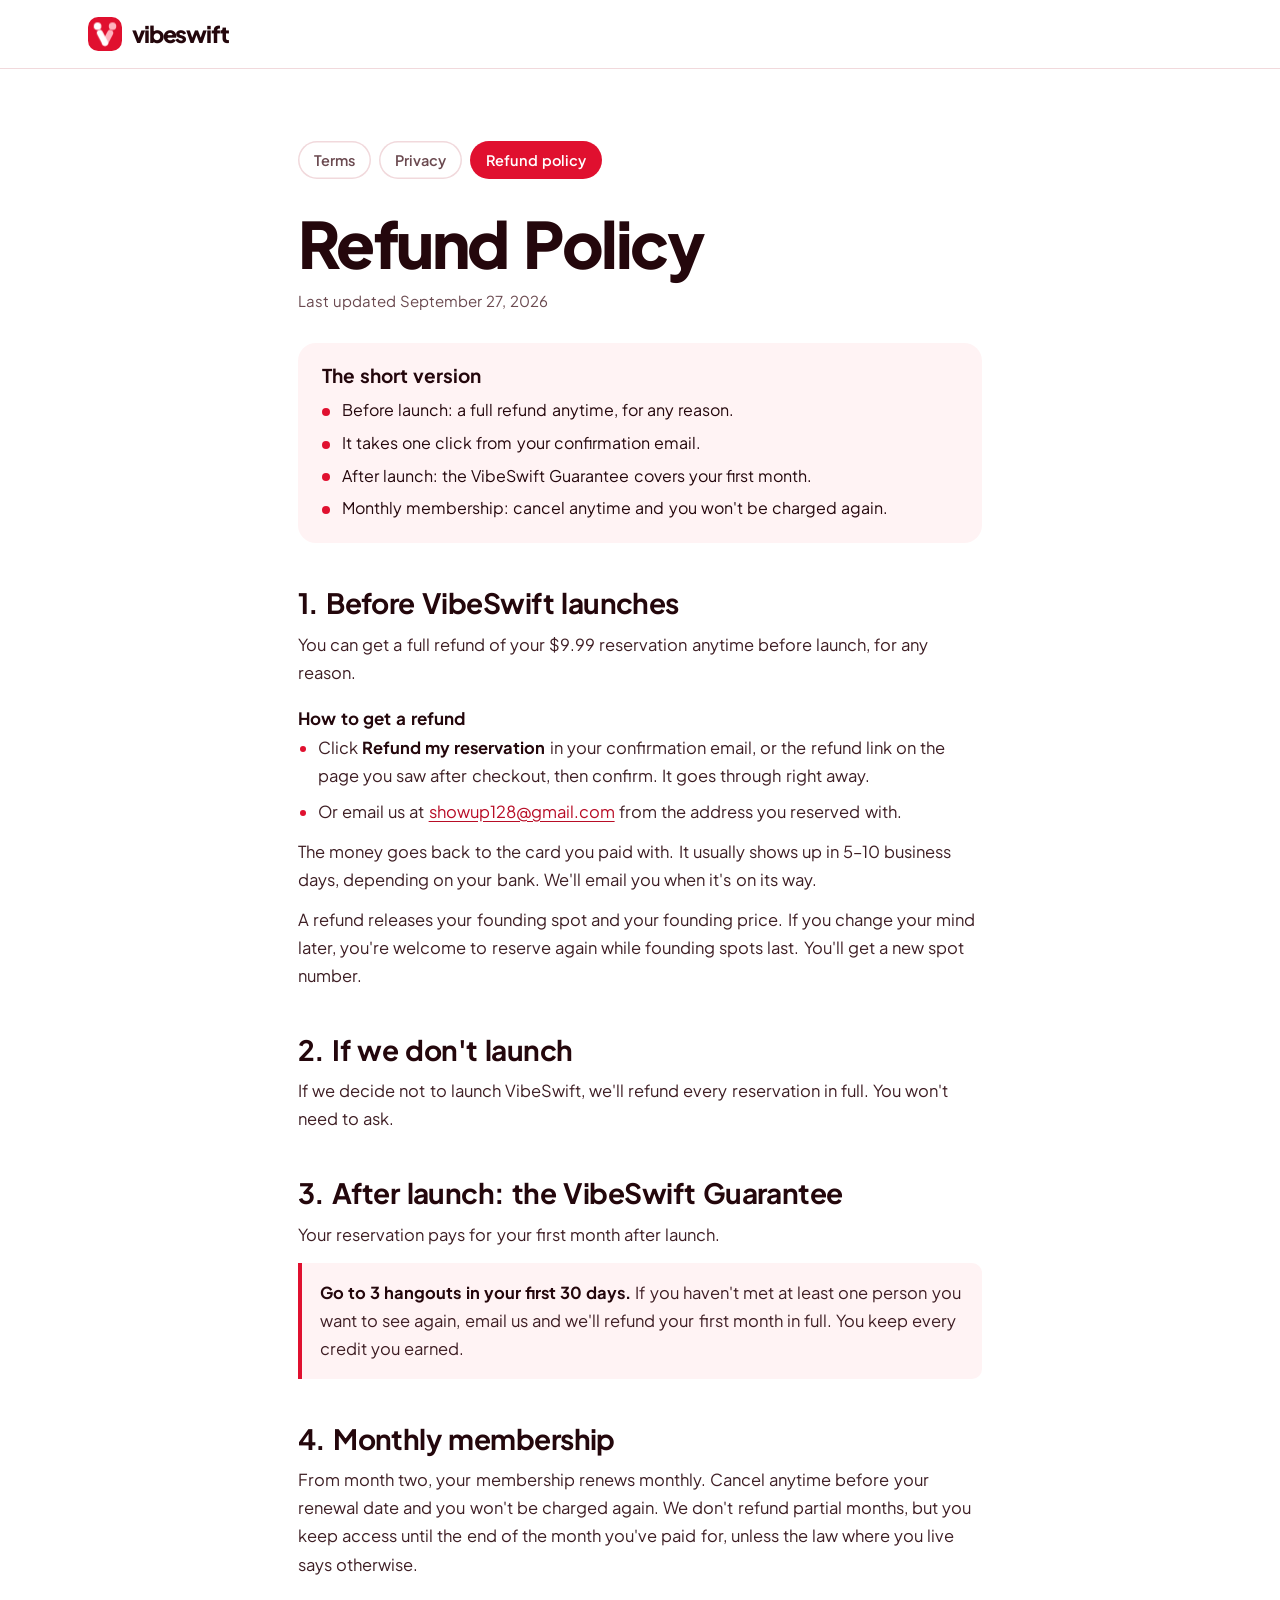
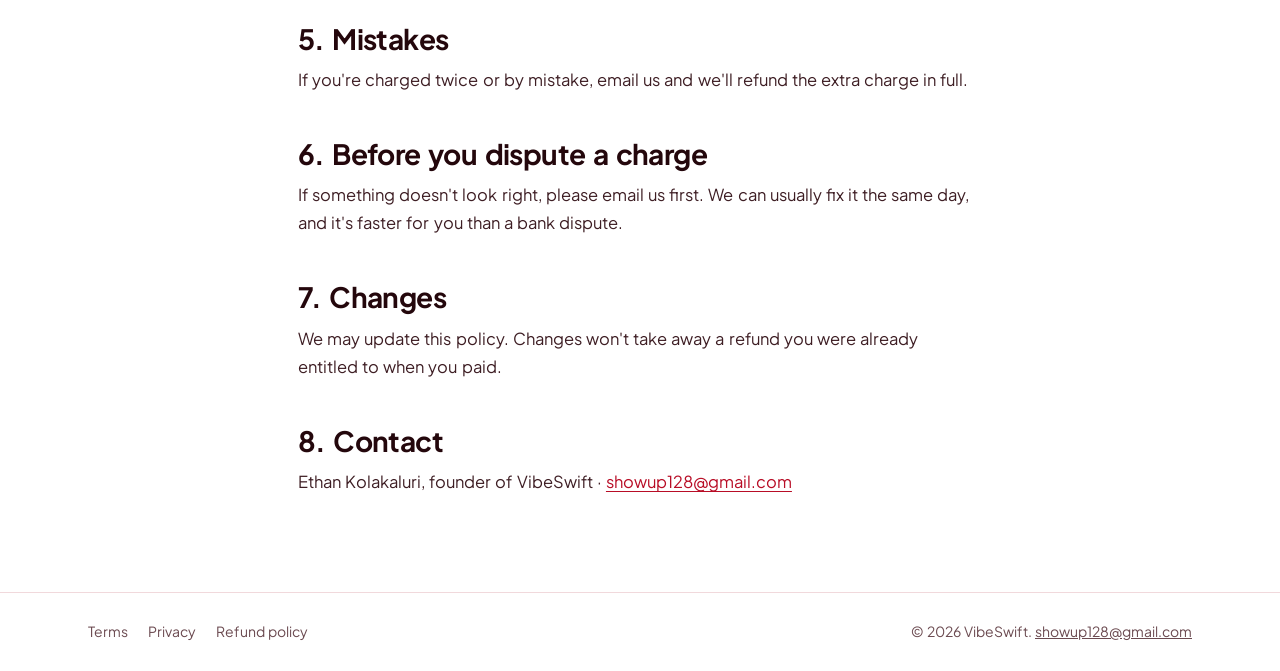
<file: refunds.html>
<!doctype html>
<html lang="en">
<head>
  <meta charset="utf-8">
  <meta name="viewport" content="width=device-width, initial-scale=1">
  <title>Refund Policy · VibeSwift</title>
  <meta name="robots" content="index, follow">
  <meta name="theme-color" content="#FFFFFF">
  <meta name="description" content="How refunds work for VibeSwift founding member reservations and membership.">
  <link rel="icon" href="assets/img/favicon.svg" type="image/svg+xml">
  <link rel="preconnect" href="https://fonts.googleapis.com">
  <link rel="preconnect" href="https://fonts.gstatic.com" crossorigin>
  <link rel="stylesheet" href="https://fonts.googleapis.com/css2?family=Plus+Jakarta+Sans:wght@400..800&display=swap">
  <link rel="stylesheet" href="assets/css/styles.css">
  <script src="assets/js/config.js"></script>
  <script defer src="assets/js/pages.js"></script>
</head>
<body>
  <header class="nav is-scrolled">
    <div class="wrap nav__inner">
      <a class="brand" href="./" aria-label="VibeSwift home">
        <svg class="brand__mark" viewBox="0 0 100 100" aria-hidden="true"><rect width="100" height="100" rx="30" fill="#E0102F"/><g class="friend friend--b"><path d="M65 47L50 76" stroke="#FFB3BF" stroke-width="18" stroke-linecap="round"/><circle cx="72" cy="27" r="11" fill="#FFB3BF"/></g><g class="friend friend--a"><path d="M35 47L50 76" stroke="#fff" stroke-width="18" stroke-linecap="round"/><circle cx="28" cy="27" r="11" fill="#fff"/></g></svg>
        <span class="brand__word">vibeswift</span>
      </a>
    </div>
  </header>

  <main class="legal">
    <div class="wrap legal__inner">
      <nav class="legal__tabs" aria-label="Policies"><a href="terms.html">Terms</a><a href="privacy.html">Privacy</a><a href="refunds.html" aria-current="page">Refund policy</a></nav>
      <h1>Refund Policy</h1>
      <p class="legal__updated">Last updated September 27, 2026</p>
      <section class="legal__summary" aria-label="The short version">
        <h2>The short version</h2>
        <ul><li>Before launch: a full refund anytime, for any reason.</li><li>It takes one click from your confirmation email.</li><li>After launch: the VibeSwift Guarantee covers your first month.</li><li>Monthly membership: cancel anytime and you won't be charged again.</li></ul>
      </section>
      <article class="legal__body">
        <h2>1. Before VibeSwift launches</h2>
        <p>You can get a full refund of your <span class="price-label">$9.99</span> reservation anytime before launch, for any reason.</p><h3>How to get a refund</h3><ul><li>Click <strong>Refund my reservation</strong> in your confirmation email, or the refund link on the page you saw after checkout, then confirm. It goes through right away.</li><li>Or email us at <a data-fill-email href="#">[contact email]</a> from the address you reserved with.</li></ul><p>The money goes back to the card you paid with. It usually shows up in 5–10 business days, depending on your bank. We'll email you when it's on its way.</p><p>A refund releases your founding spot and your founding price. If you change your mind later, you're welcome to reserve again while founding spots last. You'll get a new spot number.</p>
        <h2>2. If we don't launch</h2>
        <p>If we decide not to launch VibeSwift, we'll refund every reservation in full. You won't need to ask.</p>
        <h2>3. After launch: the VibeSwift Guarantee</h2>
        <p>Your reservation pays for your first month after launch.</p><div class="legal__callout"><p><strong>Go to 3 hangouts in your first 30 days.</strong> If you haven't met at least one person you want to see again, email us and we'll refund your first month in full. You keep every credit you earned.</p></div>
        <h2>4. Monthly membership</h2>
        <p>From month two, your membership renews monthly. Cancel anytime before your renewal date and you won't be charged again. We don't refund partial months, but you keep access until the end of the month you've paid for, unless the law where you live says otherwise.</p>
        <h2>5. Mistakes</h2>
        <p>If you're charged twice or by mistake, email us and we'll refund the extra charge in full.</p>
        <h2>6. Before you dispute a charge</h2>
        <p>If something doesn't look right, please email us first. We can usually fix it the same day, and it's faster for you than a bank dispute.</p>
        <h2>7. Changes</h2>
        <p>We may update this policy. Changes won't take away a refund you were already entitled to when you paid.</p>
        <h2>8. Contact</h2>
        <p><span data-fill="LEGAL_NAME">[legal business name]</span> &middot; <a data-fill-email href="#">[contact email]</a></p>
      </article>
    </div>
  </main>

  <footer class="footer footer--compact">
    <div class="wrap footer__inner">
      <nav class="footer__links" aria-label="Policies">
        <a href="terms.html">Terms</a>
        <a href="privacy.html">Privacy</a>
        <a href="refunds.html">Refund policy</a>
      </nav>
      <p class="footer__meta">© <span id="year"></span> VibeSwift<span class="contact-wrap" hidden>. <a class="contact-link" href="#"></a></span></p>
    </div>
  </footer>
</body>
</html>
</file>
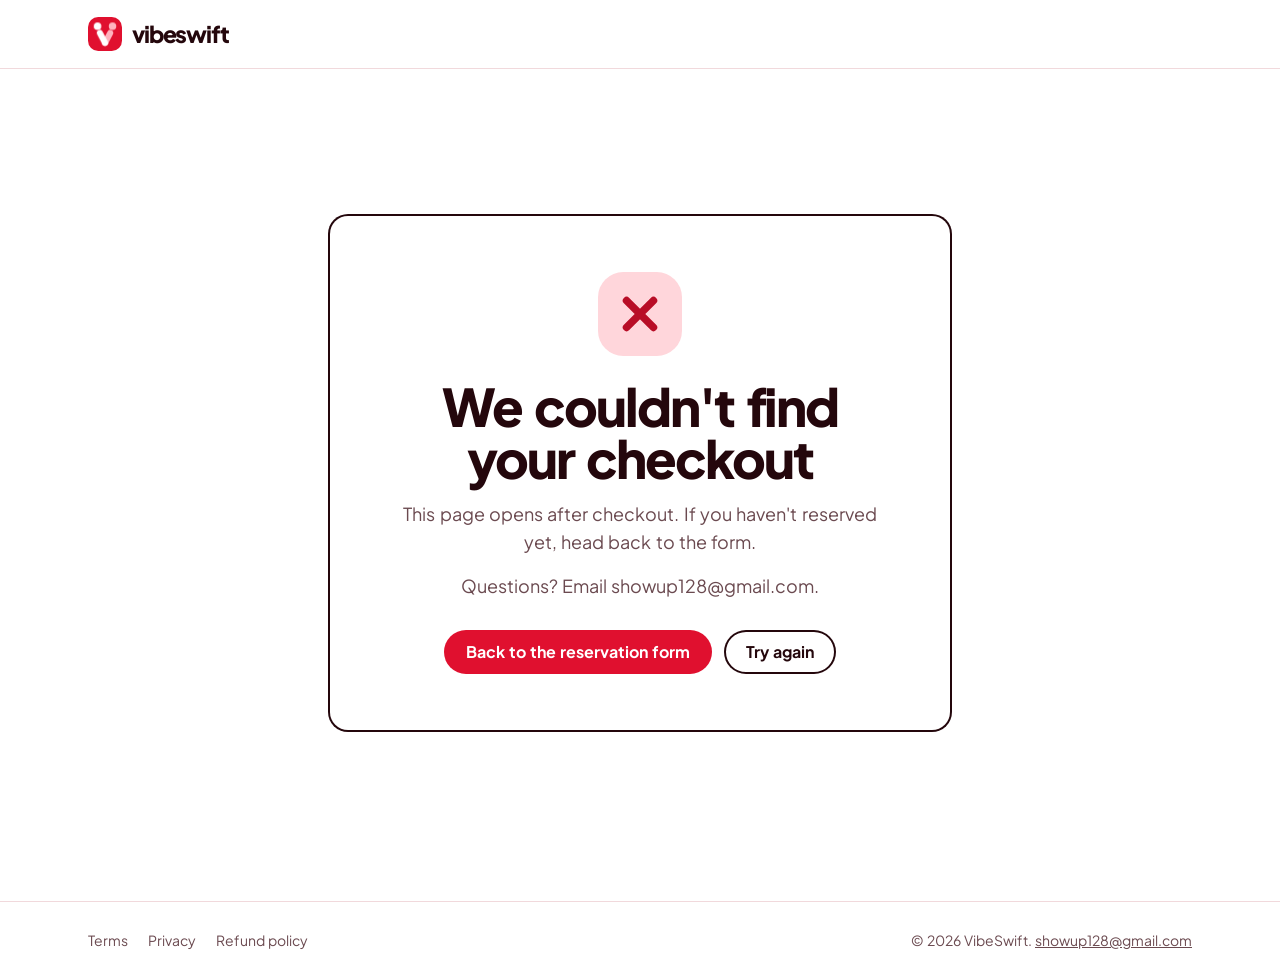
<file: success.html>
<!doctype html>
<html lang="en">
<head>
  <meta charset="utf-8">
  <meta name="viewport" content="width=device-width, initial-scale=1">
  <title>You're in · VibeSwift</title>
  <meta name="robots" content="noindex">
  <meta name="theme-color" content="#FFFFFF">
  <link rel="icon" href="assets/img/favicon.svg" type="image/svg+xml">
  <link rel="preconnect" href="https://fonts.googleapis.com">
  <link rel="preconnect" href="https://fonts.gstatic.com" crossorigin>
  <link rel="stylesheet" href="https://fonts.googleapis.com/css2?family=Plus+Jakarta+Sans:wght@400..800&display=swap">
  <link rel="stylesheet" href="assets/css/styles.css">
  <script src="assets/js/config.js"></script>
  <script defer src="assets/js/pages.js"></script>
  <script defer src="assets/js/success.js"></script>
</head>
<body>
  <header class="nav is-scrolled">
    <div class="wrap nav__inner">
      <a class="brand" href="./" aria-label="VibeSwift home">
        <svg class="brand__mark" viewBox="0 0 100 100" aria-hidden="true"><rect width="100" height="100" rx="30" fill="#E0102F"/><g class="friend friend--b"><path d="M65 47L50 76" stroke="#FFB3BF" stroke-width="18" stroke-linecap="round"/><circle cx="72" cy="27" r="11" fill="#FFB3BF"/></g><g class="friend friend--a"><path d="M35 47L50 76" stroke="#fff" stroke-width="18" stroke-linecap="round"/><circle cx="28" cy="27" r="11" fill="#fff"/></g></svg>
        <span class="brand__word">vibeswift</span>
      </a>
    </div>
  </header>

  <main class="success">
    <div class="wrap">
      <!-- Checking payment -->
      <section class="state card success__card" id="state-checking" aria-live="polite">
        <div class="loader" aria-hidden="true"></div>
        <h1>Confirming your spot…</h1>
        <p class="success__lead">This takes a few seconds. Please keep this page open.</p>
      </section>

      <!-- Confirmed -->
      <section class="state card success__card" id="state-done" hidden aria-live="polite">
        <svg class="success__mark success__mark--meet" viewBox="0 0 100 100" aria-hidden="true"><rect width="100" height="100" rx="30" fill="#E0102F"/><g class="friend friend--b"><path d="M65 47L50 76" stroke="#FFB3BF" stroke-width="18" stroke-linecap="round"/><circle cx="72" cy="27" r="11" fill="#FFB3BF"/></g><g class="friend friend--a"><path d="M35 47L50 76" stroke="#fff" stroke-width="18" stroke-linecap="round"/><circle cx="28" cy="27" r="11" fill="#fff"/></g></svg>
        <h1 id="done-title">You're in.</h1>
        <p class="success__lead" id="done-lead">Your Founding 500 spot is reserved. Your <span class="price-label">$9.99</span> also covers your first month after launch, so there's nothing else to pay until month two.</p>
        <div class="success__meta" id="done-meta"></div>
        <ol class="success__next">
          <li><b>1</b><span>Check your inbox for your confirmation email.</span></li>
          <li><b>2</b><span>We'll email you before launch to finish your match quiz.</span></li>
          <li><b>3</b><span>At launch, you get your crew and your first AI-planned hangout.</span></li>
        </ol>
        <div class="success__actions">
          <a class="btn btn--primary" href="./">Back to VibeSwift</a>
          <button class="btn btn--ghost" type="button" id="share-btn">Invite a friend</button>
        </div>
        <p class="success__fine" id="refund-note" hidden>Changed your mind? You can <a id="refund-link" href="refunds.html">get a full refund</a> anytime before launch.</p>
      </section>

      <!-- Not confirmed -->
      <section class="state card success__card" id="state-error" hidden aria-live="polite">
        <svg class="success__mark" viewBox="0 0 100 100" aria-hidden="true"><rect width="100" height="100" rx="30" fill="#FFD6DB"/><path d="M34 34L66 66M66 34L34 66" fill="none" stroke="#B80D26" stroke-width="9" stroke-linecap="round"/></svg>
        <h1 id="error-title">We couldn't confirm your payment</h1>
        <p class="success__lead" id="error-lead">If you were charged, don't worry: your spot is safe and we'll match your payment up shortly.</p>
        <p class="success__lead" id="error-contact" hidden></p>
        <div class="success__actions">
          <a class="btn btn--primary" href="./#reserve">Back to the reservation form</a>
          <button class="btn btn--ghost" type="button" id="retry-btn">Try again</button>
        </div>
      </section>
    </div>
  </main>

  <footer class="footer footer--compact">
    <div class="wrap footer__inner">
      <nav class="footer__links" aria-label="Policies">
        <a href="terms.html">Terms</a>
        <a href="privacy.html">Privacy</a>
        <a href="refunds.html">Refund policy</a>
      </nav>
      <p class="footer__meta">© <span id="year"></span> VibeSwift<span class="contact-wrap" hidden>. <a class="contact-link" href="#"></a></span></p>
    </div>
  </footer>
</body>
</html>
</file>
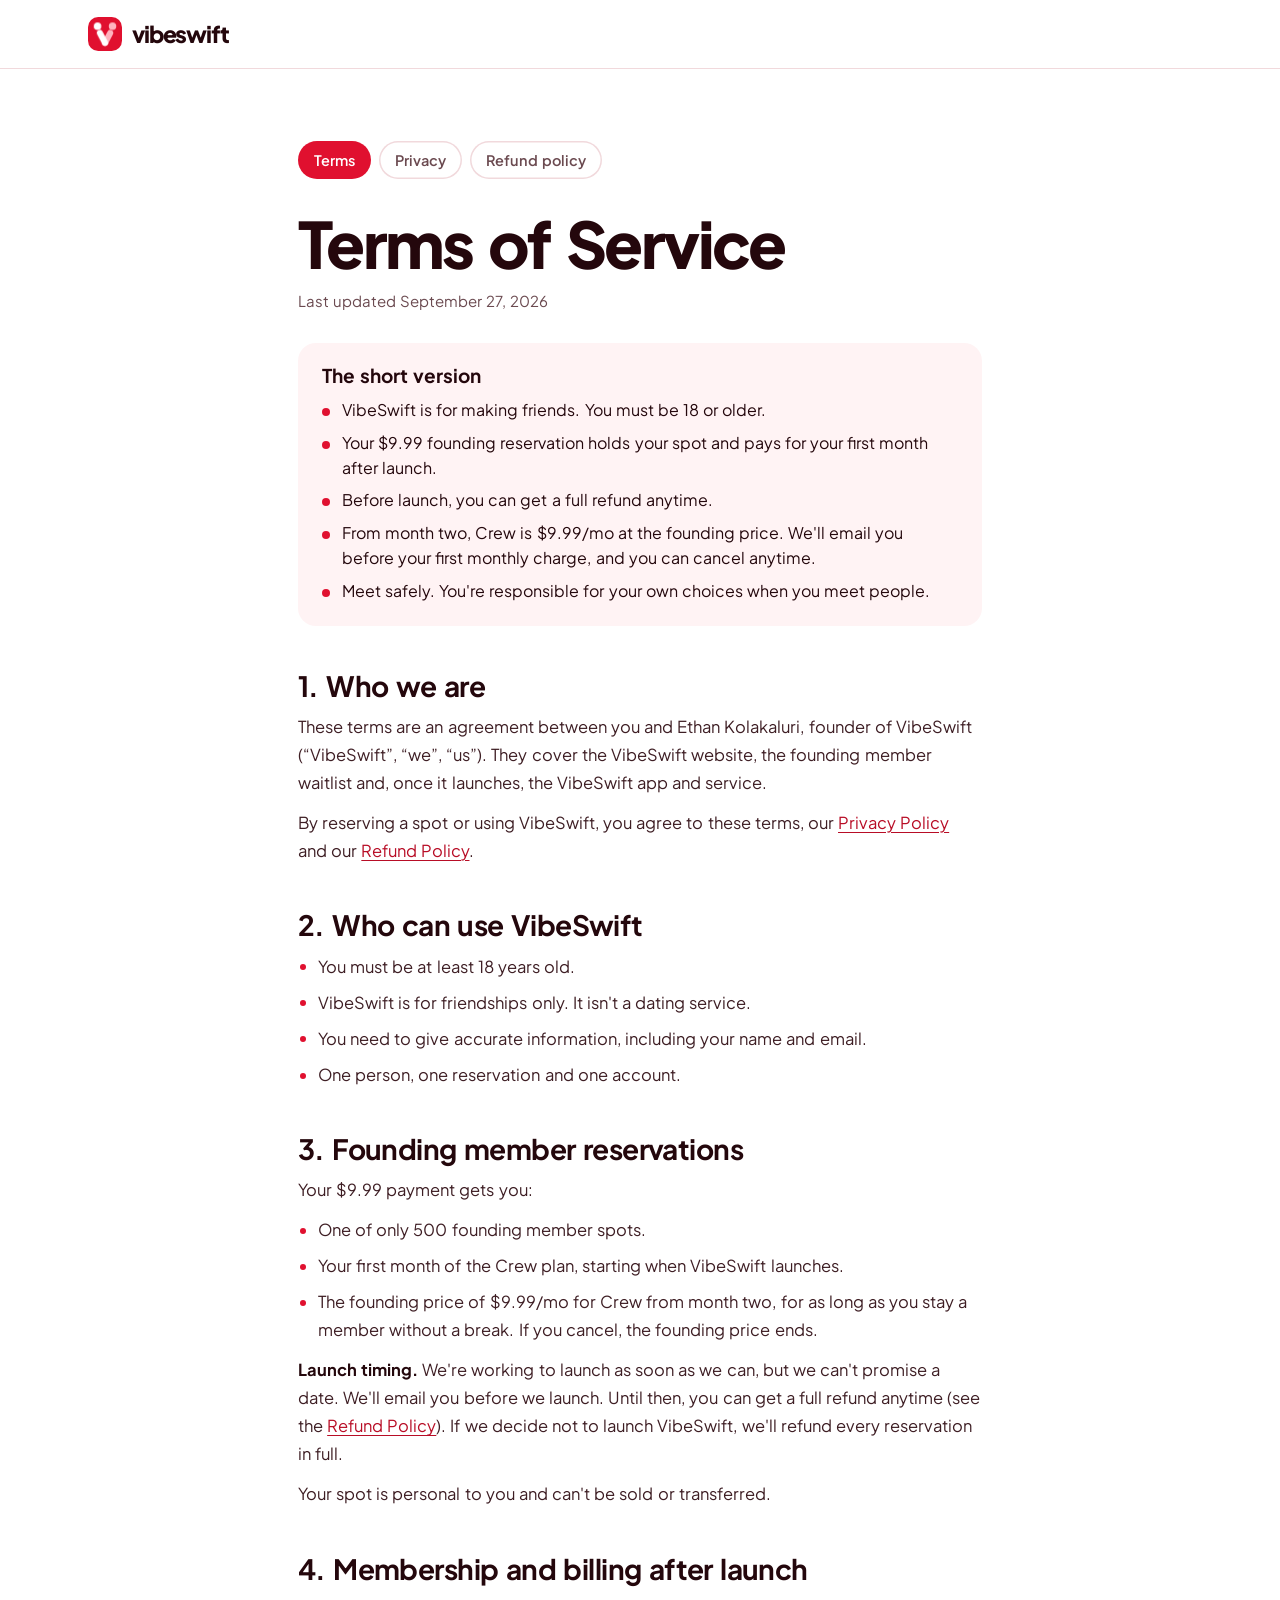
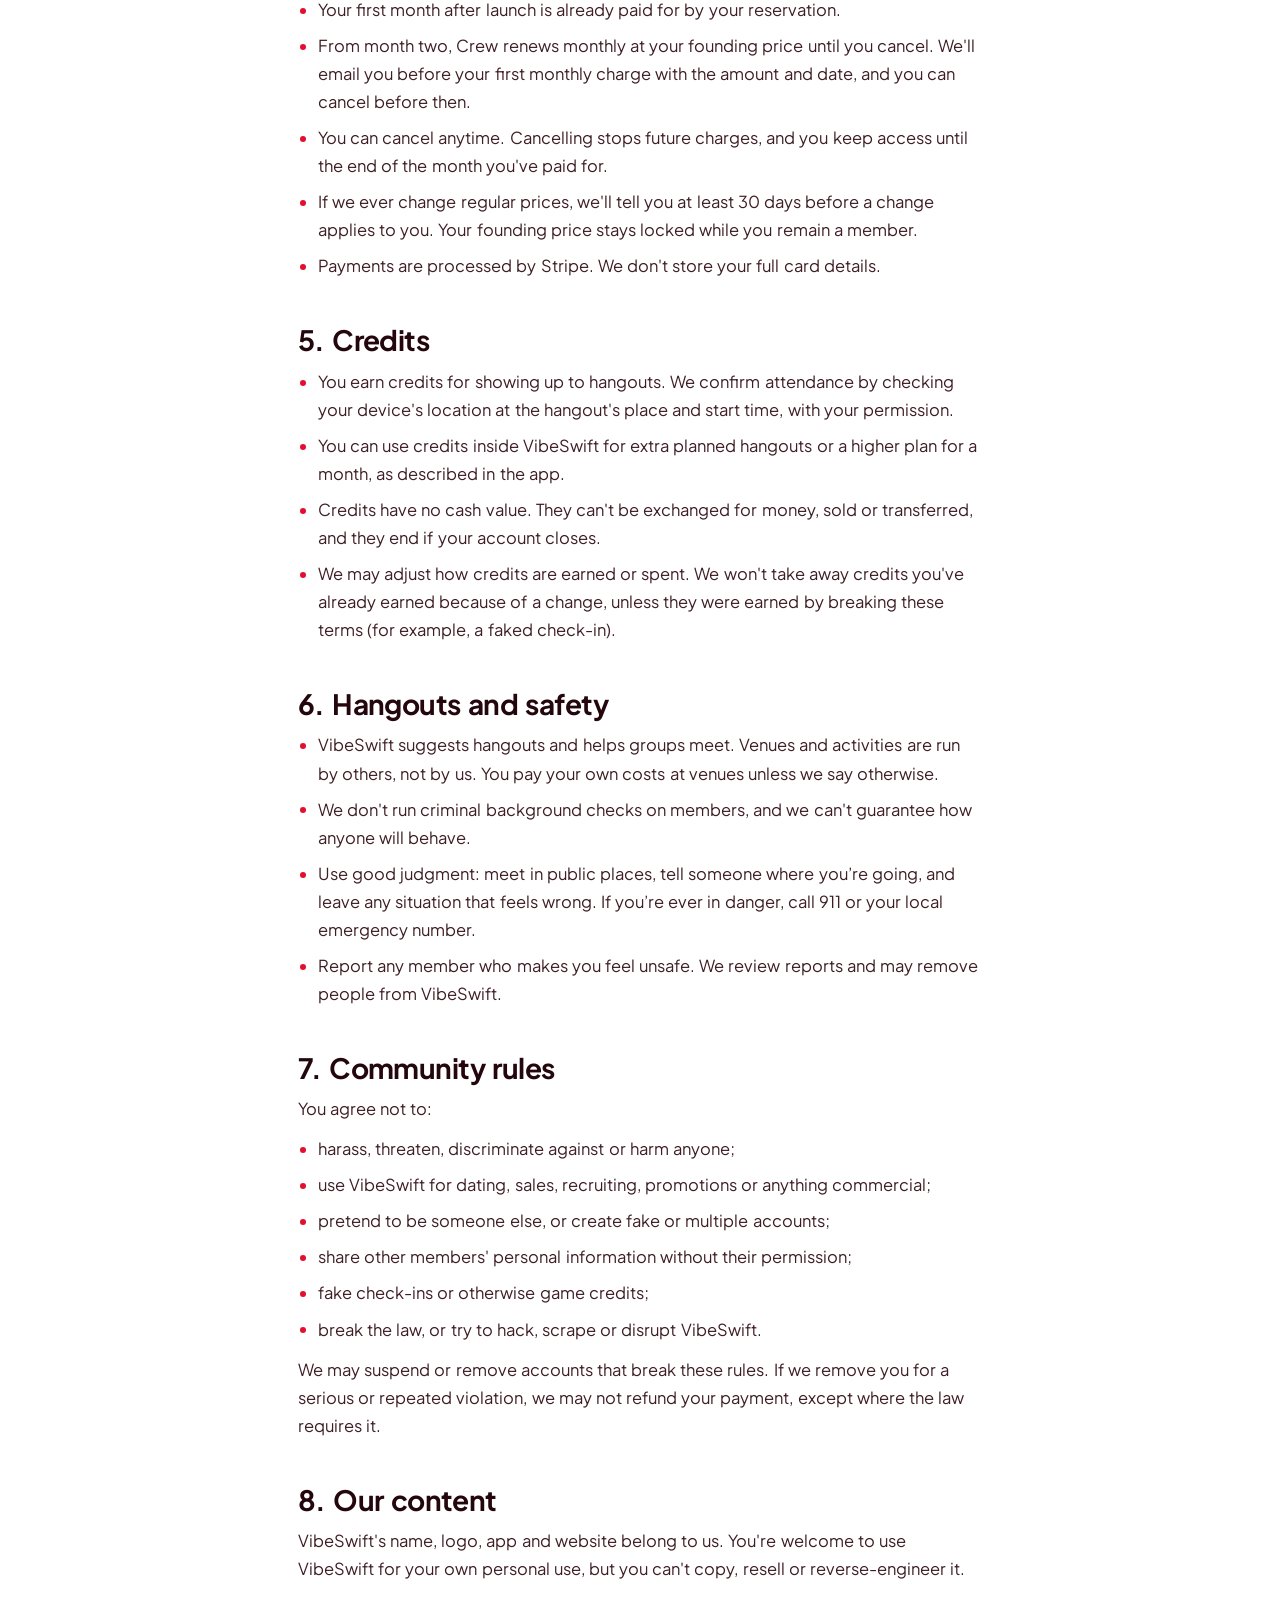
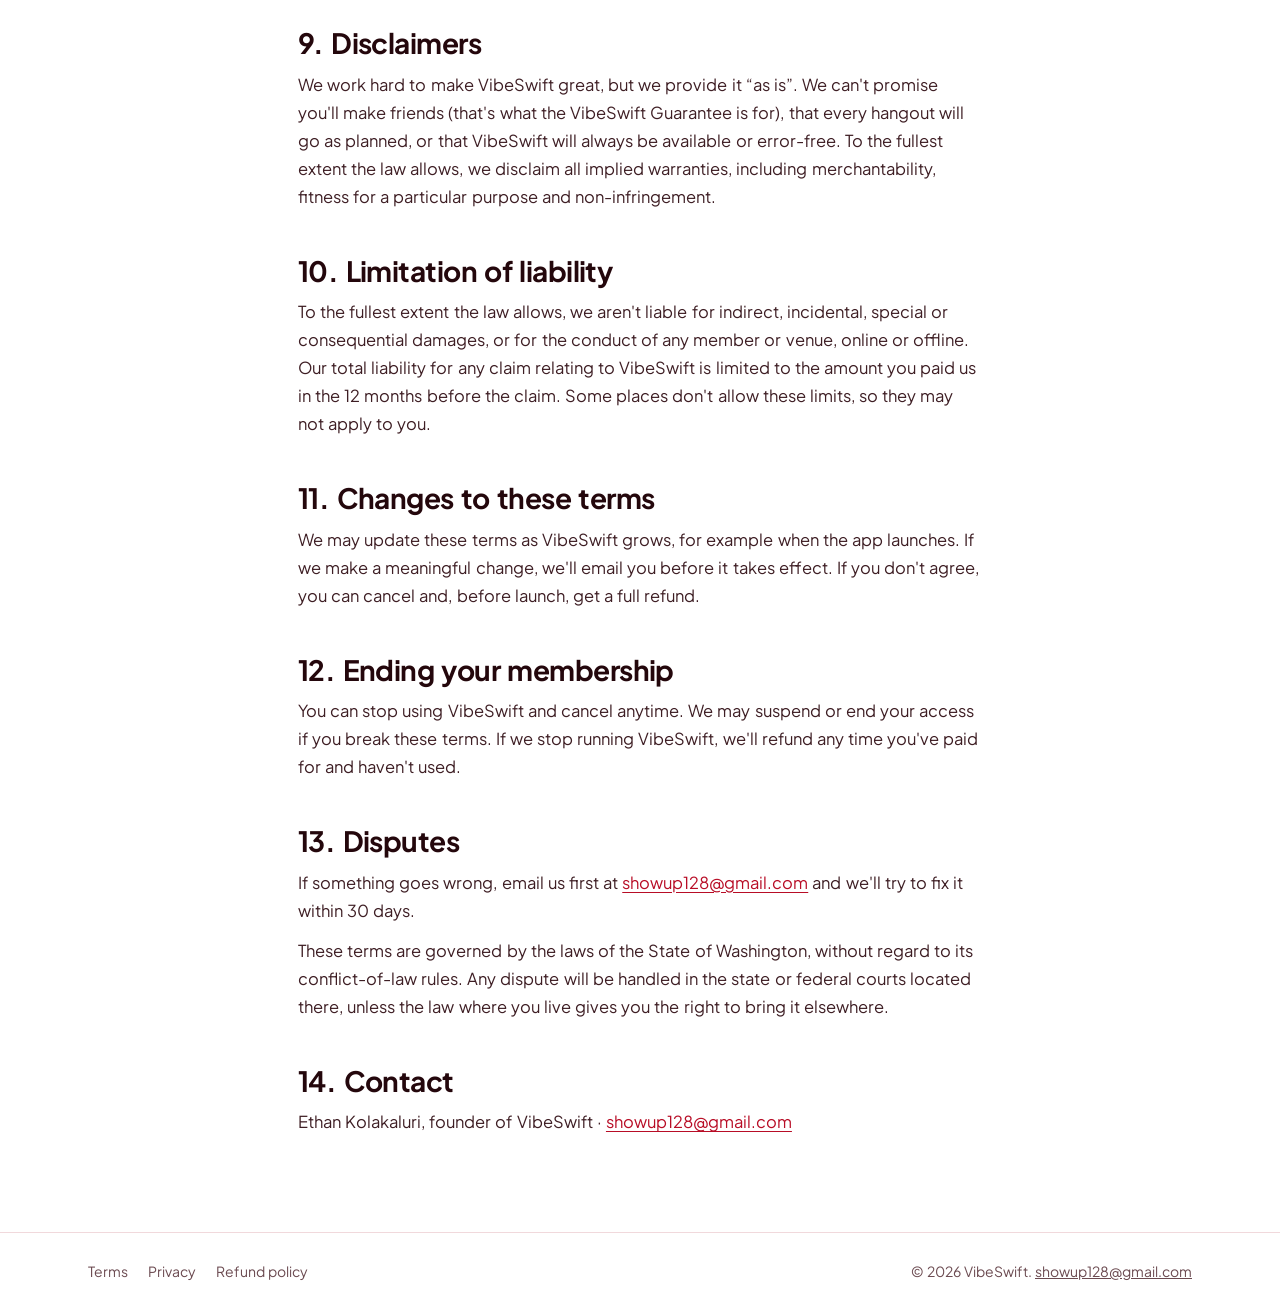
<file: terms.html>
<!doctype html>
<html lang="en">
<head>
  <meta charset="utf-8">
  <meta name="viewport" content="width=device-width, initial-scale=1">
  <title>Terms of Service · VibeSwift</title>
  <meta name="robots" content="index, follow">
  <meta name="theme-color" content="#FFFFFF">
  <meta name="description" content="The terms for VibeSwift founding member reservations and membership.">
  <link rel="icon" href="assets/img/favicon.svg" type="image/svg+xml">
  <link rel="preconnect" href="https://fonts.googleapis.com">
  <link rel="preconnect" href="https://fonts.gstatic.com" crossorigin>
  <link rel="stylesheet" href="https://fonts.googleapis.com/css2?family=Plus+Jakarta+Sans:wght@400..800&display=swap">
  <link rel="stylesheet" href="assets/css/styles.css">
  <script src="assets/js/config.js"></script>
  <script defer src="assets/js/pages.js"></script>
</head>
<body>
  <header class="nav is-scrolled">
    <div class="wrap nav__inner">
      <a class="brand" href="./" aria-label="VibeSwift home">
        <svg class="brand__mark" viewBox="0 0 100 100" aria-hidden="true"><rect width="100" height="100" rx="30" fill="#E0102F"/><g class="friend friend--b"><path d="M65 47L50 76" stroke="#FFB3BF" stroke-width="18" stroke-linecap="round"/><circle cx="72" cy="27" r="11" fill="#FFB3BF"/></g><g class="friend friend--a"><path d="M35 47L50 76" stroke="#fff" stroke-width="18" stroke-linecap="round"/><circle cx="28" cy="27" r="11" fill="#fff"/></g></svg>
        <span class="brand__word">vibeswift</span>
      </a>
    </div>
  </header>

  <main class="legal">
    <div class="wrap legal__inner">
      <nav class="legal__tabs" aria-label="Policies"><a href="terms.html" aria-current="page">Terms</a><a href="privacy.html">Privacy</a><a href="refunds.html">Refund policy</a></nav>
      <h1>Terms of Service</h1>
      <p class="legal__updated">Last updated September 27, 2026</p>
      <section class="legal__summary" aria-label="The short version">
        <h2>The short version</h2>
        <ul><li>VibeSwift is for making friends. You must be 18 or older.</li><li>Your <span class="price-label">$9.99</span> founding reservation holds your spot and pays for your first month after launch.</li><li>Before launch, you can get a full refund anytime.</li><li>From month two, Crew is <span class="price-label">$9.99</span>/mo at the founding price. We'll email you before your first monthly charge, and you can cancel anytime.</li><li>Meet safely. You're responsible for your own choices when you meet people.</li></ul>
      </section>
      <article class="legal__body">
        <h2>1. Who we are</h2>
        <p>These terms are an agreement between you and <span data-fill="LEGAL_NAME">[legal business name]</span> (&ldquo;VibeSwift&rdquo;, &ldquo;we&rdquo;, &ldquo;us&rdquo;). They cover the VibeSwift website, the founding member waitlist and, once it launches, the VibeSwift app and service.</p><p>By reserving a spot or using VibeSwift, you agree to these terms, our <a href="privacy.html">Privacy Policy</a> and our <a href="refunds.html">Refund Policy</a>.</p>
        <h2>2. Who can use VibeSwift</h2>
        <ul><li>You must be at least 18 years old.</li><li>VibeSwift is for friendships only. It isn't a dating service.</li><li>You need to give accurate information, including your name and email.</li><li>One person, one reservation and one account.</li></ul>
        <h2>3. Founding member reservations</h2>
        <p>Your <span class="price-label">$9.99</span> payment gets you:</p><ul><li>One of only <span class="cap-label">500</span> founding member spots.</li><li>Your first month of the Crew plan, starting when VibeSwift launches.</li><li>The founding price of <span class="price-label">$9.99</span>/mo for Crew from month two, for as long as you stay a member without a break. If you cancel, the founding price ends.</li></ul><p><strong>Launch timing.</strong> We're working to launch as soon as we can, but we can't promise a date. We'll email you before we launch. Until then, you can get a full refund anytime (see the <a href="refunds.html">Refund Policy</a>). If we decide not to launch VibeSwift, we'll refund every reservation in full.</p><p>Your spot is personal to you and can't be sold or transferred.</p>
        <h2>4. Membership and billing after launch</h2>
        <ul><li>Your first month after launch is already paid for by your reservation.</li><li>From month two, Crew renews monthly at your founding price until you cancel. We'll email you before your first monthly charge with the amount and date, and you can cancel before then.</li><li>You can cancel anytime. Cancelling stops future charges, and you keep access until the end of the month you've paid for.</li><li>If we ever change regular prices, we'll tell you at least 30 days before a change applies to you. Your founding price stays locked while you remain a member.</li><li>Payments are processed by Stripe. We don't store your full card details.</li></ul>
        <h2>5. Credits</h2>
        <ul><li>You earn credits for showing up to hangouts. We confirm attendance by checking your device's location at the hangout's place and start time, with your permission.</li><li>You can use credits inside VibeSwift for extra planned hangouts or a higher plan for a month, as described in the app.</li><li>Credits have no cash value. They can't be exchanged for money, sold or transferred, and they end if your account closes.</li><li>We may adjust how credits are earned or spent. We won't take away credits you've already earned because of a change, unless they were earned by breaking these terms (for example, a faked check-in).</li></ul>
        <h2>6. Hangouts and safety</h2>
        <ul><li>VibeSwift suggests hangouts and helps groups meet. Venues and activities are run by others, not by us. You pay your own costs at venues unless we say otherwise.</li><li>We don't run criminal background checks on members, and we can't guarantee how anyone will behave.</li><li>Use good judgment: meet in public places, tell someone where you’re going, and leave any situation that feels wrong. If you’re ever in danger, call 911 or your local emergency number.</li><li>Report any member who makes you feel unsafe. We review reports and may remove people from VibeSwift.</li></ul>
        <h2>7. Community rules</h2>
        <p>You agree not to:</p><ul><li>harass, threaten, discriminate against or harm anyone;</li><li>use VibeSwift for dating, sales, recruiting, promotions or anything commercial;</li><li>pretend to be someone else, or create fake or multiple accounts;</li><li>share other members' personal information without their permission;</li><li>fake check-ins or otherwise game credits;</li><li>break the law, or try to hack, scrape or disrupt VibeSwift.</li></ul><p>We may suspend or remove accounts that break these rules. If we remove you for a serious or repeated violation, we may not refund your payment, except where the law requires it.</p>
        <h2>8. Our content</h2>
        <p>VibeSwift's name, logo, app and website belong to us. You're welcome to use VibeSwift for your own personal use, but you can't copy, resell or reverse-engineer it.</p>
        <h2>9. Disclaimers</h2>
        <p>We work hard to make VibeSwift great, but we provide it &ldquo;as is&rdquo;. We can't promise you'll make friends (that's what the VibeSwift Guarantee is for), that every hangout will go as planned, or that VibeSwift will always be available or error-free. To the fullest extent the law allows, we disclaim all implied warranties, including merchantability, fitness for a particular purpose and non-infringement.</p>
        <h2>10. Limitation of liability</h2>
        <p>To the fullest extent the law allows, we aren't liable for indirect, incidental, special or consequential damages, or for the conduct of any member or venue, online or offline. Our total liability for any claim relating to VibeSwift is limited to the amount you paid us in the 12 months before the claim. Some places don't allow these limits, so they may not apply to you.</p>
        <h2>11. Changes to these terms</h2>
        <p>We may update these terms as VibeSwift grows, for example when the app launches. If we make a meaningful change, we'll email you before it takes effect. If you don't agree, you can cancel and, before launch, get a full refund.</p>
        <h2>12. Ending your membership</h2>
        <p>You can stop using VibeSwift and cancel anytime. We may suspend or end your access if you break these terms. If we stop running VibeSwift, we'll refund any time you've paid for and haven't used.</p>
        <h2>13. Disputes</h2>
        <p>If something goes wrong, email us first at <a data-fill-email href="#">[contact email]</a> and we'll try to fix it within 30 days.</p><p>These terms are governed by the laws of the State of <span data-fill="GOVERNING_STATE">[state]</span>, without regard to its conflict-of-law rules. Any dispute will be handled in the state or federal courts located there, unless the law where you live gives you the right to bring it elsewhere.</p>
        <h2>14. Contact</h2>
        <p><span data-fill="LEGAL_NAME">[legal business name]</span> &middot; <a data-fill-email href="#">[contact email]</a></p>
      </article>
    </div>
  </main>

  <footer class="footer footer--compact">
    <div class="wrap footer__inner">
      <nav class="footer__links" aria-label="Policies">
        <a href="terms.html">Terms</a>
        <a href="privacy.html">Privacy</a>
        <a href="refunds.html">Refund policy</a>
      </nav>
      <p class="footer__meta">© <span id="year"></span> VibeSwift<span class="contact-wrap" hidden>. <a class="contact-link" href="#"></a></span></p>
    </div>
  </footer>
</body>
</html>
</file>
<file: assets/css/styles.css>
/* ============================================================
   VibeSwift waitlist — styles
   Red and white, set in Plus Jakarta Sans.
   The one loud moment is the hero plan card building itself;
   everything else stays quiet.
   ============================================================ */

:root {
  --white: #FFFFFF;
  --blush: #FFF3F4;     /* alternate section background */
  --rose: #FFD6DB;      /* tints, bar track, selected states */
  --red: #E0102F;       /* brand red: fills, the mark, big numbers */
  --red-ink: #B80D26;   /* red for small text on white (6.7:1) */
  --red-dark: #9E0B21;  /* hover */
  --ink: #24070C;       /* text: an oxblood black, part of the palette */
  --muted: #6B4A50;     /* secondary text (7.7:1 on white) */
  --line: #F1D9DC;      /* hairlines */

  --friend: #FFB3BF;    /* the second friend in the mark */
  --display: "Plus Jakarta Sans", "Helvetica Neue", Arial, sans-serif;
  --text: "Plus Jakarta Sans", "Helvetica Neue", Arial, sans-serif;

  --r-sm: 10px;
  --r: 18px;
  --ease: cubic-bezier(.2, .7, .2, 1);
  --spring: cubic-bezier(.34, 1.45, .5, 1);
  --wrap: 1200px;
  --gutter: clamp(16px, 4vw, 48px);
}

*, *::before, *::after { box-sizing: border-box; }
html { scroll-behavior: smooth; -webkit-text-size-adjust: 100%; }
body {
  margin: 0;
  background: var(--white);
  color: var(--ink);
  font-family: var(--text);
  font-size: 17px;
  line-height: 1.55;
  -webkit-font-smoothing: antialiased;
  overflow-x: hidden;
}
/* Plus Jakarta's space is narrow (0.17em); open it up so words don't run together.
   Set per element so it scales with each font size. */
:where(body, body *) { word-spacing: .07em; }
:where(h1, h2, h3, .hero__title, .figure__num, .promise__text, .stack__big, .reserve__price, .plancard__what) { word-spacing: .1em; }
img, svg { display: block; max-width: 100%; }
a { color: inherit; }
p { margin: 0; }
h1, h2, h3 { margin: 0; font-family: var(--display); color: var(--ink); line-height: 1.12; text-wrap: balance; }
ul, ol, dl, dd { margin: 0; padding: 0; list-style: none; }
[hidden] { display: none !important; }
button, input, select { font: inherit; color: inherit; }
::selection { background: var(--rose); }
:focus-visible { outline: 3px solid var(--red); outline-offset: 3px; border-radius: 6px; }

.wrap { width: 100%; max-width: var(--wrap); margin: 0 auto; padding: 0 var(--gutter); }
.skip {
  position: absolute; left: 16px; top: -60px; z-index: 100;
  background: var(--ink); color: var(--white); padding: 10px 16px; border-radius: var(--r-sm); text-decoration: none;
}
.skip:focus { top: 12px; }

/* ---------- Buttons ---------- */
.btn {
  --bg: var(--white); --fg: var(--ink);
  display: inline-flex; align-items: center; justify-content: center; gap: .45em;
  padding: 13px 22px; border: 0; border-radius: 999px;
  background: var(--bg); color: var(--fg);
  font-family: var(--text); font-weight: 700; font-size: 16px; line-height: 1.1;
  text-decoration: none; cursor: pointer; white-space: nowrap;
  transition: background-color .2s var(--ease), color .2s var(--ease), box-shadow .2s var(--ease), transform .2s var(--ease);
}
.btn:not(.btn--quiet):active { transform: scale(.97); }
.btn--primary { --bg: var(--red); --fg: var(--white); }
.btn--primary:hover { --bg: var(--red-dark); }
.btn--ghost { --bg: transparent; box-shadow: inset 0 0 0 2px var(--ink); }
.btn--ghost:hover { --bg: var(--ink); --fg: var(--white); }
.btn--light { --bg: var(--white); --fg: var(--red-ink); }
.btn--light:hover { --bg: var(--blush); }
.btn--quiet { --bg: transparent; --fg: var(--muted); box-shadow: inset 0 0 0 1.5px var(--line); cursor: default; }
.btn--sm { padding: 10px 16px; font-size: 15px; }
.btn--lg { padding: 17px 28px; font-size: 17px; }
.btn--block { width: 100%; white-space: normal; text-align: center; }
.btn .price-label { font-weight: 600; opacity: .85; }
.btn[disabled] { opacity: .55; pointer-events: none; }
.btn__spinner { display: none; width: 18px; height: 18px; border-radius: 50%; border: 2.5px solid rgba(255, 255, 255, .45); border-top-color: var(--white); animation: spin .8s linear infinite; }
.btn.is-loading .btn__spinner { display: inline-block; }
.btn.is-loading { pointer-events: none; opacity: .92; }

/* ---------- Nav ---------- */
.nav { position: sticky; top: 0; z-index: 50; background: rgba(255, 255, 255, .92); backdrop-filter: blur(10px); border-bottom: 1px solid transparent; transition: border-color .2s; }
.nav.is-scrolled { border-bottom-color: var(--line); }
.nav__inner { display: flex; align-items: center; gap: 32px; height: 68px; }
.nav__links { display: flex; gap: 28px; margin-left: auto; font-size: 15px; font-weight: 500; }
.nav__links a { text-decoration: none; color: var(--muted); }
.nav__links a:hover { color: var(--ink); }
.brand { display: inline-flex; align-items: center; gap: 10px; text-decoration: none; }
.brand__mark { width: 34px; height: 34px; }
.brand__word { font-family: var(--display); font-weight: 800; font-size: 23px; letter-spacing: -.05em; color: var(--ink); }
.friend { transform-origin: 50px 76px; }
.nav .brand__mark .friend--a { animation: lean-a .9s var(--spring) .15s both; }
.nav .brand__mark .friend--b { animation: lean-b .9s var(--spring) .15s both; }

/* ---------- Hero ---------- */
.hero { display: grid; align-items: center; min-height: min(calc(100svh - 68px), 800px); padding: clamp(32px, 4vw, 48px) 0 clamp(48px, 5vw, 72px); overflow: hidden; }
.hero__grid { display: grid; grid-template-columns: minmax(0, 1.2fr) minmax(0, .8fr); gap: clamp(40px, 5vw, 72px); align-items: center; }
.status { display: inline-flex; align-items: center; gap: 10px; font-weight: 600; font-size: 15px; color: var(--red-ink); }
.status__dot { width: 9px; height: 9px; border-radius: 50%; background: var(--red); box-shadow: 0 0 0 0 rgba(224, 16, 47, .5); animation: ping 2.4s ease-out infinite; }
.hero__title { margin-top: 20px; font-size: clamp(48px, 6.6vw, 96px); font-weight: 800; line-height: .97; letter-spacing: -.055em; }
.hero__title span { display: block; }
.hero__sub { margin-top: 26px; font-size: clamp(17px, 1.5vw, 20px); color: var(--muted); max-width: 40ch; }
.hero__ctas { display: flex; flex-wrap: wrap; gap: 12px; margin-top: 32px; }
.hero__fine { margin-top: 16px; font-size: 14px; color: var(--muted); }

/* The plan card: it builds itself once on load, the way the app plans a hangout */
.demo { --t: .1s; position: relative; padding: 36px 0 44px; }
/* Hold the sequence until the card is on screen (main.js adds .in), so phones see it play too */
html:not(.no-js) .demo.reveal:not(.in) *, html:not(.no-js) .demo.reveal:not(.in)::before { animation-play-state: paused; }
.demo::before {
  content: ""; position: absolute; inset: 36px 18px 44px; border-radius: 28px; background: var(--red);
  transform: rotate(-5deg) translate(10px, 10px); animation: settle .9s var(--spring) var(--t) both;
}
.plancard {
  position: relative; display: grid; gap: 16px; padding: 24px; border-radius: 26px;
  background: var(--white); box-shadow: 0 0 0 2px var(--ink);
  animation: rise .6s var(--ease) var(--t) both;
}
.plancard__top { display: flex; align-items: center; justify-content: space-between; gap: 12px; }
.plancard__crew { font-size: 14px; font-weight: 700; color: var(--muted); }
.stamp {
  display: inline-flex; align-items: center; gap: 7px; padding: 5px 11px 5px 5px; border-radius: 999px;
  background: var(--blush); color: var(--red-ink); font-size: 13px; font-weight: 700; white-space: nowrap;
  animation: pop .5s var(--spring) calc(var(--t) + 3.1s) both;
}
.stamp svg { width: 22px; height: 22px; }
.stamp .friend--a { animation: lean-a .8s var(--spring) calc(var(--t) + 3.25s) both; }
.stamp .friend--b { animation: lean-b .8s var(--spring) calc(var(--t) + 3.25s) both; }
.plancard__what { font-size: clamp(24px, 2.3vw, 30px); font-weight: 800; line-height: 1.08; letter-spacing: -.035em; animation: rise .5s var(--ease) calc(var(--t) + .35s) both; }
.plancard__label { font-size: 13px; font-weight: 600; color: var(--muted); margin-bottom: 8px; animation: rise .4s var(--ease) calc(var(--t) + .6s) both; }
.slots { display: flex; flex-wrap: wrap; gap: 8px; }
.slot {
  position: relative; display: inline-flex; align-items: center; gap: 6px; padding: 8px 13px; border-radius: 999px;
  font-size: 14px; font-weight: 700; box-shadow: inset 0 0 0 1.5px var(--line); white-space: nowrap;
  animation: rise .4s var(--ease) calc(var(--t) + .75s + var(--i) * .1s) both;
}
.slot--no { animation: rise .4s var(--ease) calc(var(--t) + .75s + var(--i) * .1s) both, dim .35s var(--ease) calc(var(--t) + 1.6s) both; }
.slot--no::after { content: ""; position: absolute; left: 11px; right: 11px; top: 50%; height: 1.5px; background: currentColor; transform: scaleX(0); transform-origin: left; animation: strike .35s var(--ease) calc(var(--t) + 1.6s) both; }
.slot--pick { animation: rise .4s var(--ease) calc(var(--t) + .75s + var(--i) * .1s) both, pick .4s var(--ease) calc(var(--t) + 1.75s) both; }
.slot--pick svg { width: 0; height: 14px; fill: none; stroke: currentColor; stroke-width: 3; stroke-linecap: round; stroke-linejoin: round; animation: grow .3s var(--ease) calc(var(--t) + 1.9s) both; }
.facts { display: grid; gap: 8px; font-size: 15px; }
.facts li { display: flex; align-items: center; gap: 10px; animation: rise .45s var(--ease) calc(var(--t) + 2.05s + var(--i) * .15s) both; }
.facts svg { flex: none; width: 18px; height: 18px; fill: none; stroke: var(--red); stroke-width: 2; stroke-linecap: round; stroke-linejoin: round; }
.plancard__foot { display: flex; align-items: center; justify-content: space-between; gap: 12px; padding-top: 16px; border-top: 1px solid var(--line); }
.faces { display: flex; }
.face {
  position: relative; z-index: calc(10 - var(--i)); display: grid; place-items: center; width: 40px; height: 40px; margin-left: -7px; border-radius: 50%;
  background: var(--c, var(--red)); color: var(--white); box-shadow: 0 0 0 3px var(--white);
  font-size: 12.5px; font-weight: 800; letter-spacing: -.03em; word-spacing: 0;
  animation: pop .45s var(--spring) calc(var(--t) + 2.4s + var(--i) * .12s) both;
}
.face:first-child { margin-left: 0; }
.going { font-size: 14px; font-weight: 700; color: var(--red-ink); font-variant-numeric: tabular-nums; animation: rise .3s var(--ease) calc(var(--t) + 2.35s) both, going .6s steps(5, start) calc(var(--t) + 2.35s) both; counter-reset: n var(--n); }
.going::before { content: counter(n) " of 5 going"; }
.toast {
  position: absolute; z-index: 2; display: inline-flex; align-items: center; gap: 9px;
  padding: 10px 15px; border-radius: 999px; font-size: 14px; font-weight: 700; white-space: nowrap;
}
.toast--match { top: 0; left: -28px; background: var(--ink); color: var(--white); animation: rise .5s var(--spring) calc(var(--t) + 3.6s) both; }
.toast--credit { right: -16px; bottom: 6px; background: var(--white); color: var(--ink); box-shadow: 0 0 0 2px var(--ink); animation: rise .5s var(--spring) calc(var(--t) + 4.1s) both; }
.toast__dot { width: 8px; height: 8px; border-radius: 50%; background: var(--friend); }
.toast--credit .toast__dot { background: var(--red); }

/* ---------- Sections ---------- */
.section { padding: clamp(72px, 10vw, 128px) 0; }
.section--blush { background: var(--blush); }
.hero + .section { padding-top: clamp(48px, 7vw, 88px); }
.nowrap { white-space: nowrap; }
.h2 { font-size: clamp(34px, 4.8vw, 60px); font-weight: 800; line-height: 1.02; letter-spacing: -.035em; max-width: 18ch; }
.founding .h2, .faq .h2 { font-size: clamp(30px, 3.4vw, 46px); }
.source { margin-top: 26px; font-size: 14px; color: var(--muted); max-width: 72ch; }
.source a { color: var(--muted); text-underline-offset: 3px; }
.source a:hover { color: var(--ink); }

/* Problem */
.figures { display: grid; grid-template-columns: 1fr 1fr; gap: 0 48px; margin-top: 48px; border-top: 2px solid var(--ink); }
.figure { padding-top: 24px; }
.figure__num { font-family: var(--display); font-weight: 800; font-size: clamp(72px, 9.6vw, 136px); line-height: .9; letter-spacing: -.05em; color: var(--red); }
.figure__text { margin-top: 14px; font-size: 18px; max-width: 34ch; }
.problem__why { display: grid; grid-template-columns: 1fr 1fr; gap: 24px 48px; margin-top: 48px; color: var(--muted); }
.problem__why p:first-child { color: var(--ink); font-weight: 600; }

/* Promise */
.promise { background: var(--red); color: var(--white); padding: clamp(80px, 11vw, 144px) 0; }
.promise__text { font-family: var(--display); font-weight: 800; font-size: clamp(30px, 4.3vw, 60px); line-height: 1.04; letter-spacing: -.035em; max-width: 22ch; }
.promise__kicker { margin-top: 28px; font-size: clamp(18px, 1.8vw, 22px); font-weight: 600; }

/* How it works: numbered stops on one line */
.steps { position: relative; display: grid; grid-template-columns: repeat(5, 1fr); gap: 24px; margin-top: 56px; }
.steps::before { content: ""; position: absolute; left: 22px; right: calc((100% - 96px) / 5 - 23px); top: 22px; height: 2px; background: var(--ink); transform-origin: left; }
/* The line draws across, and each stop pops as the line reaches it */
html:not(.no-js) .steps.reveal:not(.in)::before { transform: scaleX(0); }
html:not(.no-js) .steps.reveal:not(.in) .step__num { transform: scale(.3); opacity: 0; }
.steps.in::before { transform: none; transition: transform 1.3s var(--ease); }
.steps.in .step__num { transform: none; opacity: 1; transition: transform .5s var(--spring), opacity .2s; transition-delay: calc(var(--i) * .26s); }
.step { position: relative; }
.step__num {
  position: relative; display: grid; place-items: center; width: 46px; height: 46px; border-radius: 50%;
  background: var(--white); box-shadow: inset 0 0 0 2px var(--ink);
  font-family: var(--display); font-weight: 800; font-size: 18px;
}
.step h3 { margin-top: 20px; font-size: 24px; letter-spacing: -.02em; }
.step p { margin-top: 6px; color: var(--muted); font-size: 16px; }
.step--you .step__num { background: var(--red); color: var(--white); box-shadow: none; }
.step--you h3 { color: var(--red-ink); }
.step--you p { color: var(--ink); }

/* Crew features */
.features { display: grid; grid-template-columns: 1fr 1fr; gap: 0 48px; margin-top: 48px; }
.feature { display: grid; grid-template-columns: 36px 1fr; align-content: start; gap: 2px 16px; padding: 22px 0; border-top: 1px solid var(--line); }
.feature svg { grid-row: span 2; width: 28px; height: 28px; margin-top: 2px; fill: none; stroke: var(--red); stroke-width: 1.8; stroke-linecap: round; stroke-linejoin: round; }
.feature h3 { font-family: var(--text); font-size: 18px; font-weight: 700; }
.feature p { color: var(--muted); font-size: 16px; }
.feature--main { background: var(--white); margin: 0 -16px; padding: 22px 16px; border-radius: var(--r-sm); border-top-color: transparent; box-shadow: inset 0 0 0 2px var(--red); }
.feature--main + .feature { border-top-color: transparent; }

/* Credits ledger */
.ledger { display: grid; grid-template-columns: 1fr 1.3fr; gap: 32px 64px; margin-top: 48px; }
.ledger h3 { font-family: var(--text); font-size: 15px; font-weight: 700; color: var(--muted); padding-bottom: 12px; border-bottom: 2px solid var(--ink); }
.ledger dl > div { display: grid; grid-template-columns: 112px 1fr; align-items: baseline; gap: 16px; padding: 16px 0; border-bottom: 1px solid var(--line); }
.ledger dt { font-family: var(--display); font-weight: 800; font-size: 40px; line-height: 1; letter-spacing: -.03em; font-variant-numeric: tabular-nums; }
.ledger__plus { color: var(--red); }
.ledger dd { font-size: 17px; }
.ledger__total { margin-top: 32px; font-size: clamp(19px, 2vw, 24px); max-width: 48ch; }
.ledger__total b { color: var(--red-ink); }

/* Pricing */
.stack { display: grid; grid-template-columns: 1.6fr 1fr; gap: 0; margin-top: 48px; border-radius: var(--r); overflow: hidden; box-shadow: 0 0 0 2px var(--ink); background: var(--white); }
.stack__table { width: 100%; border-collapse: collapse; font-size: 16px; }
.stack__table th { text-align: left; font-size: 14px; font-weight: 600; color: var(--muted); padding: 18px 22px 12px; }
.stack__table td { padding: 15px 22px; border-top: 1px solid var(--line); }
.stack__table td:last-child, .stack__table th:last-child { text-align: right; font-variant-numeric: tabular-nums; }
.stack__table tfoot td { border-top: 2px solid var(--ink); font-weight: 700; font-size: 17px; }
.stack__inc { color: var(--red-ink); font-weight: 700; }
.stack__price { background: var(--red); color: var(--white); padding: 32px; display: flex; flex-direction: column; justify-content: center; gap: 4px; }
.stack__label { font-weight: 600; }
.stack__big { font-family: var(--display); font-weight: 800; font-size: clamp(56px, 6vw, 84px); line-height: 1; letter-spacing: -.04em; }
.stack__save { margin-top: 14px; font-weight: 700; font-size: 18px; }
.stack__fine { font-size: 14px; opacity: .85; }

.tiers { display: grid; grid-template-columns: repeat(3, 1fr); gap: 20px; margin-top: 56px; align-items: start; }
.tier { display: flex; flex-direction: column; gap: 14px; padding: 28px; border-radius: var(--r); background: var(--white); box-shadow: inset 0 0 0 1.5px var(--line); }
.tier h3 { font-size: 26px; letter-spacing: -.02em; }
.tier__price { font-family: var(--display); font-weight: 800; font-size: 40px; line-height: 1; letter-spacing: -.03em; }
.tier__price small { font-family: var(--text); font-size: 16px; font-weight: 500; letter-spacing: 0; color: var(--muted); margin-left: 2px; }
.tier ul { display: grid; gap: 9px; padding: 6px 0; }
.tier li { position: relative; padding-left: 22px; font-size: 16px; }
.tier li::before { content: ""; position: absolute; left: 2px; top: .55em; width: 9px; height: 5px; border-left: 2px solid var(--red); border-bottom: 2px solid var(--red); transform: rotate(-45deg); }
.tier__per { font-size: 15px; color: var(--muted); }
.tier__per b { color: var(--ink); }
.tier--main { background: var(--red); color: var(--white); box-shadow: none; padding: 34px 28px; margin-top: -14px; }
.tier--main h3, .tier--main .tier__per b { color: var(--white); }
.tier--main .tier__price small, .tier--main .tier__per, .tier--main .tier__note { color: rgba(255, 255, 255, .88); }
.tier--main li::before { border-color: var(--white); }
.tier__head { display: flex; align-items: center; justify-content: space-between; gap: 12px; }
.tag { padding: 5px 11px; border-radius: 999px; background: var(--white); color: var(--red-ink); font-size: 13px; font-weight: 700; }
.tier__note { font-size: 14px; margin-top: -6px; }

/* Guarantee */
.guarantee { display: grid; grid-template-columns: 1fr 1fr; gap: 48px; margin-top: 48px; align-items: start; }
.guarantee__main { padding: 36px; border-radius: var(--r); box-shadow: inset 0 0 0 3px var(--red); }
.guarantee__main h3 { font-size: clamp(28px, 3vw, 38px); letter-spacing: -.03em; color: var(--red-ink); }
.guarantee__main p { margin-top: 16px; font-size: 19px; }
.guarantee__keep { font-weight: 700; }
.guarantee__list { display: grid; }
.guarantee__list li { padding: 18px 0; border-top: 1px solid var(--line); }
.guarantee__list li:first-child { border-top: 0; padding-top: 0; }
.guarantee__list h3 { font-family: var(--text); font-size: 18px; font-weight: 700; }
.guarantee__list p { margin-top: 4px; color: var(--muted); }

/* Founding 500 */
.founding { display: grid; grid-template-columns: 1.1fr 1fr; gap: 56px; align-items: start; }
.founding__why { margin-top: 20px; font-size: 18px; color: var(--muted); max-width: 46ch; }
.spots { margin-top: 32px; max-width: 460px; }
.spots__row { display: flex; justify-content: space-between; font-weight: 600; margin-bottom: 8px; }
.spots__row span:last-child { color: var(--red-ink); font-variant-numeric: tabular-nums; }
.bar { height: 12px; border-radius: 999px; background: var(--rose); overflow: hidden; }
.bar__fill { height: 100%; width: 0; border-radius: inherit; background: var(--red); transition: width 1.4s var(--ease); }
.bonuses { display: grid; gap: 0; }
.bonuses li { position: relative; padding: 16px 0 16px 34px; border-top: 1px solid var(--line); font-size: 17px; }
.bonuses li:first-child { border-top: 0; padding-top: 0; }
.bonuses li::before { content: ""; position: absolute; left: 0; top: 1.2em; width: 18px; height: 18px; border-radius: 50%; background: var(--red); }
.bonuses li:first-child::before { top: .2em; }
.bonuses li::after { content: ""; position: absolute; left: 5px; top: calc(1.2em + 5px); width: 7px; height: 4px; border-left: 2px solid var(--white); border-bottom: 2px solid var(--white); transform: rotate(-45deg); }
.bonuses li:first-child::after { top: calc(.2em + 5px); }

/* Reserve */
.reserve { display: grid; grid-template-columns: 1fr 1.25fr; gap: 32px; align-items: start; }
.reserve > * { min-width: 0; }
.reserve__summary { position: sticky; top: 92px; padding: 36px; border-radius: var(--r); background: var(--red); color: var(--white); }
.reserve__title { color: var(--white); font-size: 26px; letter-spacing: -.02em; }
.reserve__price { margin-top: 18px; font-family: var(--display); font-weight: 800; font-size: clamp(64px, 7vw, 96px); line-height: .95; letter-spacing: -.045em; }
.reserve__once { font-weight: 600; }
.reserve__points { display: grid; gap: 10px; margin-top: 26px; }
.reserve__points li { position: relative; padding-left: 22px; }
.reserve__points li::before { content: ""; position: absolute; left: 2px; top: .55em; width: 9px; height: 5px; border-left: 2px solid var(--white); border-bottom: 2px solid var(--white); transform: rotate(-45deg); }
.reserve__secure { display: flex; align-items: center; gap: 10px; margin-top: 28px; padding-top: 20px; border-top: 1px solid rgba(255, 255, 255, .35); font-size: 14px; font-weight: 600; }
.reserve__secure svg { width: 20px; height: 20px; flex: none; fill: none; stroke: currentColor; stroke-width: 1.8; }

.form { display: grid; gap: 22px; padding: clamp(24px, 4vw, 40px); border-radius: var(--r); background: var(--white); box-shadow: 0 0 0 2px var(--ink); }
.form__title { font-size: clamp(28px, 3vw, 36px); letter-spacing: -.03em; }
.form__lead { color: var(--muted); margin-top: -12px; }
.spots-note { margin-top: -8px; font-size: 14px; font-weight: 700; color: var(--red-ink); }
.field-row { display: grid; grid-template-columns: 1fr 1fr; gap: 16px; }
.field { display: grid; gap: 7px; border: 0; padding: 0; margin: 0; min-width: 0; }
.field__label { font-size: 14px; font-weight: 700; padding: 0; }
.field__hint { font-weight: 500; color: var(--muted); margin-left: 6px; }
.field input:not([type="checkbox"]), .field select {
  width: 100%; padding: 13px 14px; border: 0; border-radius: var(--r-sm);
  background: var(--white); box-shadow: inset 0 0 0 1.5px #D9BFC3; outline: none; font-size: 16px;
}
.field select { appearance: none; -webkit-appearance: none; padding-right: 40px; background-image: url("data:image/svg+xml,%3Csvg xmlns='http://www.w3.org/2000/svg' viewBox='0 0 24 24'%3E%3Cpath d='M6 9l6 6 6-6' fill='none' stroke='%2324070C' stroke-width='2' stroke-linecap='round' stroke-linejoin='round'/%3E%3C/svg%3E"); background-repeat: no-repeat; background-position: right 14px center; background-size: 18px; }
.field input:hover, .field select:hover { box-shadow: inset 0 0 0 1.5px var(--muted); }
.field input:focus, .field select:focus { box-shadow: inset 0 0 0 2px var(--red); }
.field__error { display: none; font-size: 13px; color: var(--red-ink); font-weight: 700; }
.field.is-invalid .field__error { display: block; }
.field.is-invalid input, .field.is-invalid select { box-shadow: inset 0 0 0 2px var(--red-ink); }

.chips { display: flex; flex-wrap: wrap; gap: 8px; }
.chip { position: relative; cursor: pointer; }
.chip input { position: absolute; opacity: 0; pointer-events: none; }
.chip span { display: inline-block; padding: 9px 15px; border-radius: 999px; font-size: 15px; font-weight: 600; box-shadow: inset 0 0 0 1.5px #D9BFC3; user-select: none; transition: background-color .15s, color .15s, box-shadow .15s; }
.chip:hover span { box-shadow: inset 0 0 0 1.5px var(--ink); }
.chip input:checked + span { background: var(--red); color: var(--white); box-shadow: none; }
.chip input:focus-visible + span { outline: 3px solid var(--red); outline-offset: 2px; }

.check-row { display: flex; gap: 12px; align-items: flex-start; font-size: 15px; color: var(--muted); cursor: pointer; }
.check-row input { appearance: none; -webkit-appearance: none; flex: none; width: 22px; height: 22px; margin: 1px 0 0; border-radius: 6px; box-shadow: inset 0 0 0 1.5px #D9BFC3; background: var(--white); cursor: pointer; display: grid; place-items: center; }
.check-row input::after { content: ""; width: 9px; height: 5px; border-left: 2px solid var(--white); border-bottom: 2px solid var(--white); transform: rotate(-45deg) translate(1px, -1px); opacity: 0; }
.check-row input:checked { background: var(--red); box-shadow: none; }
.check-row input:checked::after { opacity: 1; }
.check-row.is-invalid input { box-shadow: inset 0 0 0 2px var(--red-ink); }
.check-row a, .form__fine a, .faq__list a { color: var(--red-ink); text-underline-offset: 3px; font-weight: 600; }
.check-row a:hover, .form__fine a:hover, .faq__list a:hover { color: var(--ink); }
.form__error { padding: 12px 16px; border-radius: var(--r-sm); background: var(--blush); color: var(--red-ink); font-weight: 700; font-size: 15px; box-shadow: inset 0 0 0 1.5px var(--rose); }
.form__fine { text-align: center; font-size: 14px; color: var(--muted); margin-top: -8px; }

/* FAQ */
.faq { display: grid; grid-template-columns: 1fr 1.4fr; gap: 48px; align-items: start; }
.faq__list { border-top: 2px solid var(--ink); }
.faq__list details { border-bottom: 1px solid var(--line); }
.faq__list summary { position: relative; list-style: none; cursor: pointer; padding: 20px 44px 20px 0; font-weight: 700; font-size: 18px; }
.faq__list summary::-webkit-details-marker { display: none; }
.faq__list summary::before, .faq__list summary::after { content: ""; position: absolute; right: 6px; top: 50%; width: 16px; height: 2px; background: var(--red); transition: transform .25s var(--ease); }
.faq__list summary::after { transform: rotate(90deg); }
.faq__list details[open] summary::after { transform: rotate(0); }
.faq__list details p { padding: 0 44px 22px 0; color: var(--muted); }

/* Final call to action */
.final { position: relative; overflow: hidden; background: var(--red); color: var(--white); padding: clamp(88px, 11vw, 144px) 0; }
.final__inner { display: grid; grid-template-columns: minmax(0, 1fr) auto; align-items: center; gap: 48px; }
.final__copy { display: grid; justify-items: start; gap: 32px; }
.final__mark { width: clamp(160px, 22vw, 300px); height: auto; overflow: visible; }
.final__mark .friend { transition: transform 1.1s var(--spring); }
html:not(.no-js) .final__mark.reveal:not(.in) .friend--a { transform: rotate(-26deg) translateX(-10px); }
html:not(.no-js) .final__mark.reveal:not(.in) .friend--b { transform: rotate(26deg) translateX(10px); }
.final__mark.in .friend--b { transition-delay: .08s; }
.final h2 { color: var(--white); font-size: clamp(36px, 5.6vw, 76px); font-weight: 800; line-height: 1; letter-spacing: -.04em; max-width: 18ch; }

/* Footer */
.footer { padding: 40px 0; }
.footer__inner { display: flex; flex-wrap: wrap; align-items: center; gap: 16px 32px; }
.footer__links { display: flex; flex-wrap: wrap; gap: 6px 20px; font-size: 14px; }
.footer__links a { color: var(--muted); text-decoration: none; }
.footer__links a:hover { color: var(--ink); text-decoration: underline; text-underline-offset: 3px; }
.footer__note, .footer__meta { color: var(--muted); font-size: 14px; }
.footer__meta { margin-left: auto; }
.footer__meta a { color: var(--muted); }
.footer--compact { border-top: 1px solid var(--line); padding: 28px 0; }

/* ---------- Success + refund pages ---------- */
.success { min-height: calc(100vh - 68px); display: grid; place-items: center; padding: 48px 0 72px; position: relative; overflow: hidden; }
.card { background: var(--white); border-radius: var(--r); box-shadow: 0 0 0 2px var(--ink); }
.success__card { max-width: 620px; margin: 0 auto; text-align: center; padding: clamp(32px, 5vw, 56px); }
.success__mark { width: 84px; height: 84px; margin: 0 auto 24px; }
.success__mark--draw path { stroke-dasharray: 1; stroke-dashoffset: 1; animation: draw .7s var(--ease) .2s forwards; }
.success__mark--meet .friend--a { animation: lean-a 1s var(--spring) .2s both; }
.success__mark--meet .friend--b { animation: lean-b 1s var(--spring) .2s both; }
.success h1 { font-size: clamp(32px, 4.4vw, 52px); font-weight: 800; line-height: 1; letter-spacing: -.04em; }
.success h1:focus { outline: none; }
.refund h1 { font-size: clamp(32px, 4.4vw, 48px); }
.success__lead { margin-top: 16px; font-size: 18px; color: var(--muted); }
.success__meta { display: flex; flex-wrap: wrap; justify-content: center; gap: 10px; margin-top: 24px; }
.success__meta span { padding: 8px 14px; border-radius: 999px; background: var(--blush); box-shadow: inset 0 0 0 1.5px var(--rose); font-weight: 700; font-size: 14.5px; }
.success__next { margin-top: 30px; text-align: left; display: grid; gap: 10px; }
.success__next li { display: flex; gap: 14px; align-items: flex-start; padding: 14px 16px; border-radius: var(--r-sm); background: var(--blush); }
.success__next b { display: grid; place-items: center; flex: none; width: 26px; height: 26px; border-radius: 50%; background: var(--red); color: var(--white); font-family: var(--display); font-size: 13px; font-weight: 800; }
.success__actions { display: flex; flex-wrap: wrap; justify-content: center; gap: 12px; margin-top: 30px; }
.success__fine { margin-top: 22px; font-size: 14.5px; color: var(--muted); }
.success__fine a { color: var(--muted); text-underline-offset: 3px; }
.success__fine a:hover { color: var(--ink); }
.refund__facts { margin-top: 26px; text-align: left; display: grid; gap: 10px; }
.refund__facts li { display: flex; gap: 12px; align-items: flex-start; padding: 13px 16px; border-radius: var(--r-sm); background: var(--blush); font-size: 16px; }
.refund__facts li::before { content: ""; flex: none; width: 8px; height: 8px; margin-top: 9px; border-radius: 50%; background: var(--red); }
.state[hidden] { display: none !important; }
.loader { width: 56px; height: 56px; margin: 0 auto 22px; border-radius: 50%; border: 5px solid var(--rose); border-top-color: var(--red); animation: spin .9s linear infinite; }
.confetti { position: fixed; inset: 0; pointer-events: none; z-index: 60; overflow: hidden; }
.confetti i { position: absolute; top: -20px; width: 9px; height: 14px; border-radius: 2px; animation: confetti var(--t, 3s) cubic-bezier(.25, .6, .35, 1) var(--delay, 0s) forwards; }

/* ---------- Policy pages ---------- */
.legal { padding: clamp(36px, 6vw, 72px) 0 clamp(56px, 8vw, 96px); }
.legal__inner { max-width: 780px; }
.legal__tabs { display: flex; flex-wrap: wrap; gap: 8px; margin-bottom: 32px; }
.legal__tabs a { padding: 8px 16px; border-radius: 999px; font-size: 14.5px; font-weight: 600; color: var(--muted); text-decoration: none; box-shadow: inset 0 0 0 1.5px var(--line); }
.legal__tabs a:hover { color: var(--ink); box-shadow: inset 0 0 0 1.5px var(--ink); }
.legal__tabs a[aria-current="page"] { background: var(--red); color: var(--white); box-shadow: none; }
.legal h1 { font-size: clamp(40px, 6vw, 64px); font-weight: 800; line-height: 1; letter-spacing: -.04em; }
.legal__updated { margin-top: 14px; color: var(--muted); font-size: 15px; }
.legal__summary { margin-top: 30px; padding: 22px 24px; border-radius: var(--r); background: var(--blush); }
.legal__summary h2 { font-size: 19px; margin-bottom: 12px; }
.legal__summary ul { display: grid; gap: 8px; }
.legal__summary li { position: relative; padding-left: 20px; font-size: 16px; }
.legal__summary li::before { content: ""; position: absolute; left: 0; top: .62em; width: 8px; height: 8px; border-radius: 50%; background: var(--red); }
.legal__body h2 { font-size: clamp(22px, 2.6vw, 28px); margin: 44px 0 12px; letter-spacing: -.02em; scroll-margin-top: 90px; }
.legal__body h3 { font-family: var(--text); font-size: 17px; font-weight: 700; margin: 22px 0 6px; }
.legal__body p, .legal__body li { color: #3E1E24; font-size: 16.5px; line-height: 1.7; }
.legal__body p + p, .legal__body ul + p, .legal__body p + ul { margin-top: 12px; }
.legal__body ul { display: grid; gap: 8px; }
.legal__body ul li { position: relative; padding-left: 20px; }
.legal__body ul li::before { content: ""; position: absolute; left: 2px; top: .72em; width: 6px; height: 6px; border-radius: 50%; background: var(--red); }
.legal__body a { color: var(--red-ink); text-underline-offset: 3px; }
.legal__body strong { color: var(--ink); }
.legal__callout { margin-top: 14px; padding: 16px 18px; border-left: 4px solid var(--red); background: var(--blush); border-radius: 0 var(--r-sm) var(--r-sm) 0; }
.fill--empty { background: #FFF1B8; box-shadow: inset 0 -2px 0 #E0A800; border-radius: 4px; padding: 0 4px; color: var(--ink); font-weight: 600; text-decoration: none; }

/* ---------- Motion ---------- */
@property --n { syntax: "<integer>"; inherits: false; initial-value: 5; }
@keyframes draw { to { stroke-dashoffset: 0; } }
@keyframes rise { from { opacity: 0; transform: translateY(14px); } to { opacity: 1; transform: none; } }
@keyframes settle { from { opacity: 0; transform: rotate(0) translate(0, 0); } to { opacity: 1; transform: rotate(-5deg) translate(10px, 10px); } }
@keyframes pop { from { opacity: 0; transform: scale(.4); } to { opacity: 1; transform: none; } }
@keyframes dim { to { color: #C4A3A9; } }
@keyframes strike { to { transform: none; } }
@keyframes pick { to { background: var(--red); color: var(--white); box-shadow: none; } }
@keyframes grow { to { width: 14px; } }
@keyframes going { from { --n: 0; } to { --n: 5; } }
@keyframes lean-a { from { transform: rotate(-28deg) translateX(-8px); } }
@keyframes lean-b { from { transform: rotate(28deg) translateX(8px); } }
@keyframes ping { 0% { box-shadow: 0 0 0 0 rgba(224, 16, 47, .5); } 70%, 100% { box-shadow: 0 0 0 10px rgba(224, 16, 47, 0); } }
@keyframes spin { to { transform: rotate(360deg); } }
@keyframes confetti { 0% { transform: translate3d(0, 0, 0) rotate(0); } 100% { transform: translate3d(var(--x, 0), 105vh, 0) rotate(var(--r, 540deg)); opacity: .9; } }

/* ---------- Responsive ---------- */
@media (max-width: 1000px) {
  .nav__links { display: none; }
  .nav__inner .btn { margin-left: auto; }
  .hero { min-height: 0; }
  .hero__grid { grid-template-columns: 1fr; }
  .demo { width: 100%; max-width: 480px; justify-self: center; }
  .steps { grid-template-columns: 1fr; gap: 28px; }
  .steps::before { left: 22px; right: auto; top: 22px; bottom: 22px; width: 2px; height: auto; transform-origin: top; }
  html:not(.no-js) .steps.reveal:not(.in)::before { transform: scaleY(0); }
  .step { display: grid; grid-template-columns: 46px 1fr; column-gap: 20px; }
  .step__num { grid-row: span 2; }
  .step h3 { margin-top: 8px; }
  .stack, .guarantee, .founding, .reserve, .faq { grid-template-columns: 1fr; }
  .tiers { grid-template-columns: 1fr; max-width: 520px; }
  .tier--main { margin-top: 0; order: -1; }
  .reserve__summary { position: static; }
}
@media (max-width: 760px) {
  body { font-size: 16px; }
  .figures, .problem__why, .features, .ledger, .field-row { grid-template-columns: 1fr; }
  .figure + .figure { border-top: 1px solid var(--line); margin-top: 24px; }
  .hero__ctas, .hero__ctas .btn { width: 100%; }
  .btn--lg { padding: 16px 20px; }
  .demo { padding: 40px 0 48px; }
  .demo::before { inset: 40px 10px 48px; }
  .plancard { padding: 20px; }
  .slots { gap: 6px; }
  .slot { padding: 7px 10px; font-size: 13px; }
  .slot:nth-child(3) { display: none; }
  .toast { font-size: 13px; padding: 9px 13px; }
  .toast--match { left: -4px; }
  .toast--credit { right: -4px; bottom: 4px; }
  .final__inner { grid-template-columns: 1fr; }
  .final__mark { width: 140px; order: -1; }
  .ledger dl > div { grid-template-columns: 104px 1fr; }
  .ledger dt { font-size: 30px; }
  .feature--main { margin: 0; }
  .stack__table th, .stack__table td { padding-left: 14px; padding-right: 14px; }
  .footer__meta { margin-left: 0; }
  .brand__word { font-size: 20px; }
}
@media (prefers-reduced-motion: reduce) {
  html { scroll-behavior: auto; }
  *, *::before, *::after { animation-duration: .01ms !important; animation-delay: 0s !important; animation-iteration-count: 1 !important; transition-duration: .01ms !important; }
}
</file>
